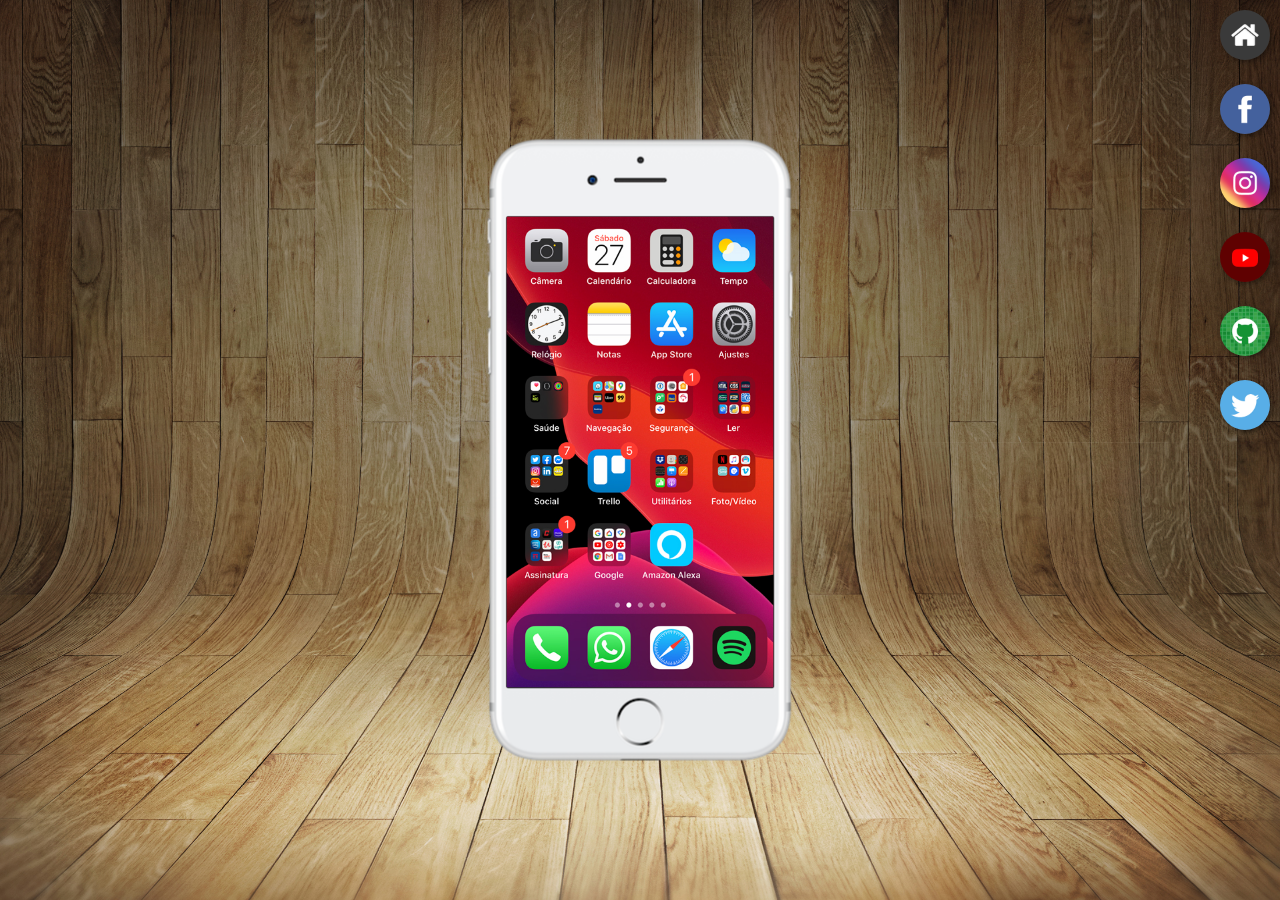
<file: index.html>
<!DOCTYPE html>
<html lang="pt-br">
<head>
    <meta charset="UTF-8">
    <meta name="viewport" content="width=device-width, initial-scale=1.0">
    <link rel="shortcut icon" href="favicon.ico" type="image/x-icon">
    <link rel="stylesheet" href="estilos/style.css">
    <title>Projeto Redes Sociais</title>
    
</head>
<body>
    <main>
        <section id="telefone">
            <iframe src="home.html" name="tela" id="tela" frameborder="0">
                Seu navegador não é compatível com isso!
            </iframe>
        </section>

        <section id="redes-sociais">
            <a href="home.html" target="tela"><img src="imagens/logo-home.jpg" alt="Home"></a><br> 
            <a href="facebook.html" target="tela"><img src="imagens/logo-facebook.jpg" alt="Facebook"></a><br> 
            <a href="instagram.html" target="tela"><img src="imagens/logo-instagram.jpg" alt="Instagram"></a><br> 
            <a href="youtube.html" target="tela"><img src="imagens/logo-youtube.jpg" alt="Youtube"></a><br> 
            <a href="github.html" target="tela"><img src="imagens/logo-github.jpg" alt="Github"></a><br> 
            <a href="twitter.html" target="tela"><img src="imagens/logo-twitter.jpg" alt="Twitter"></a>

        </section>
    </main>

</body>
</html>
</file>
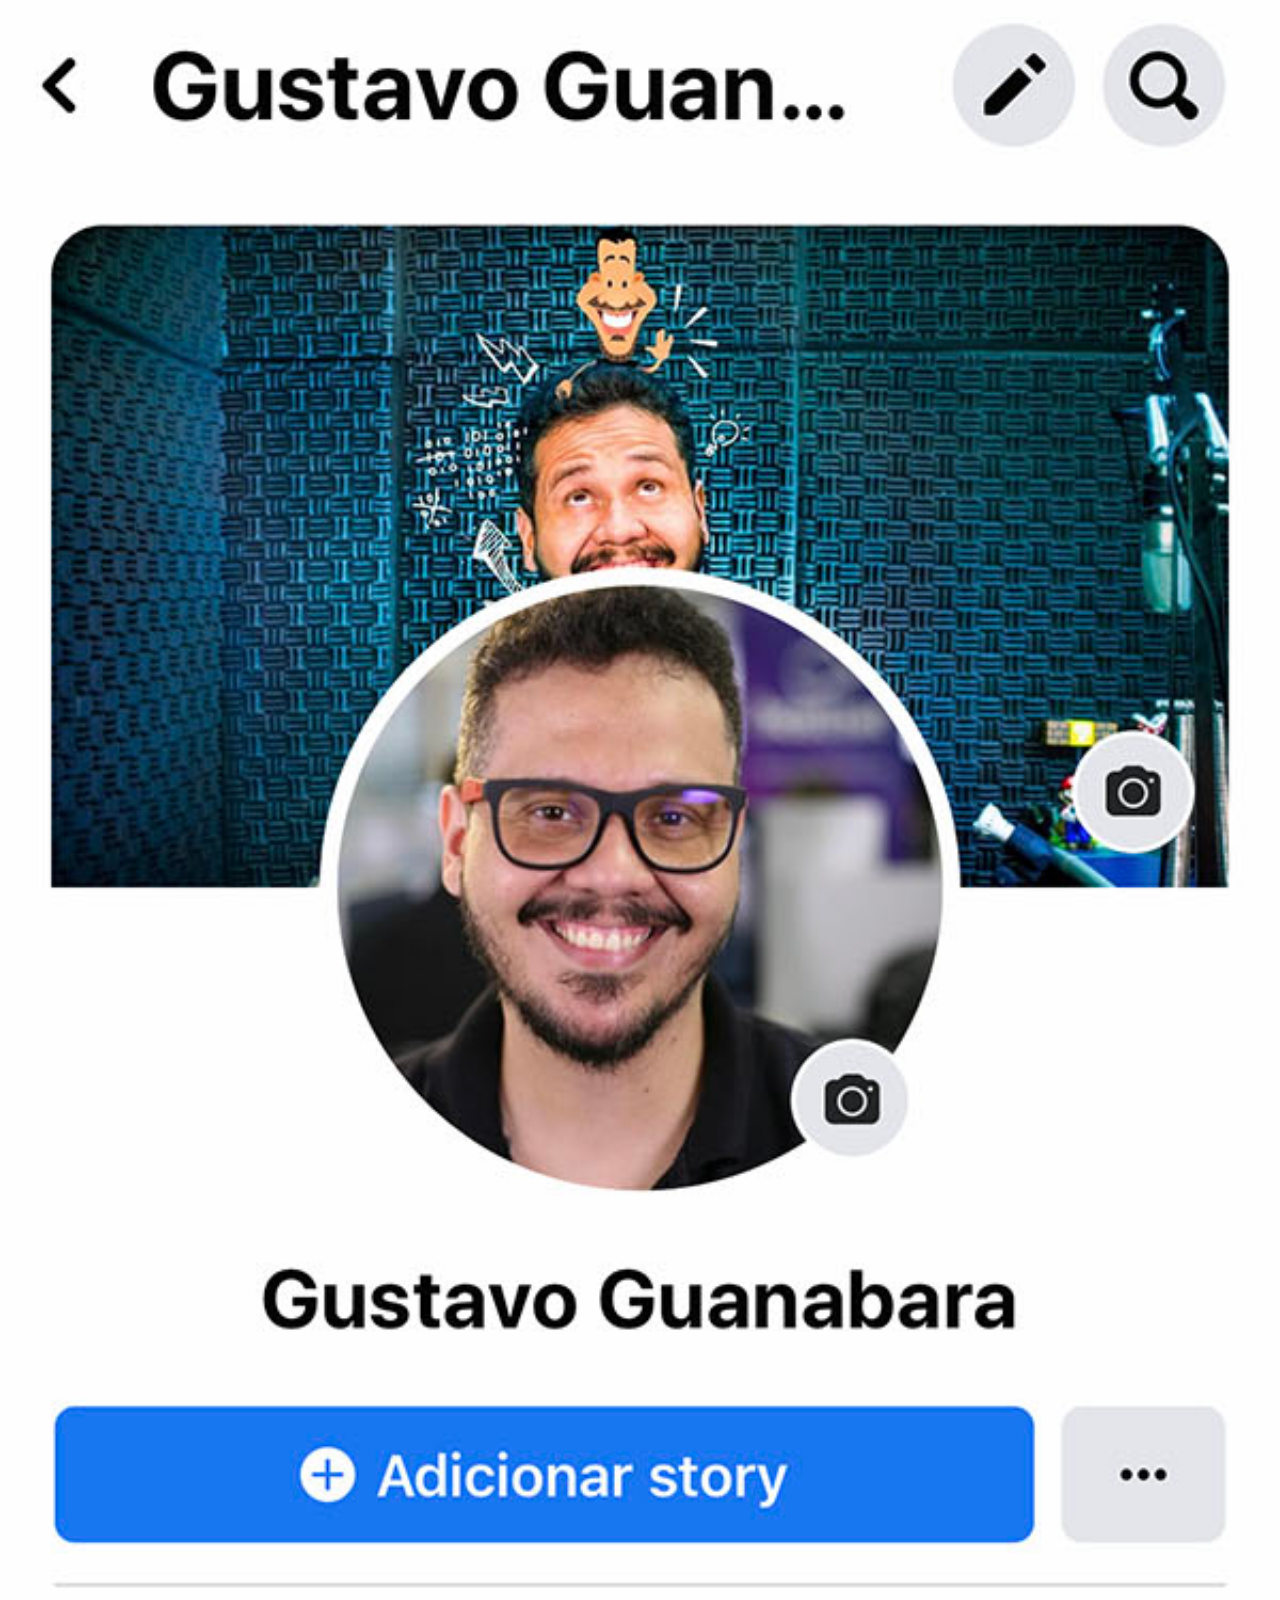
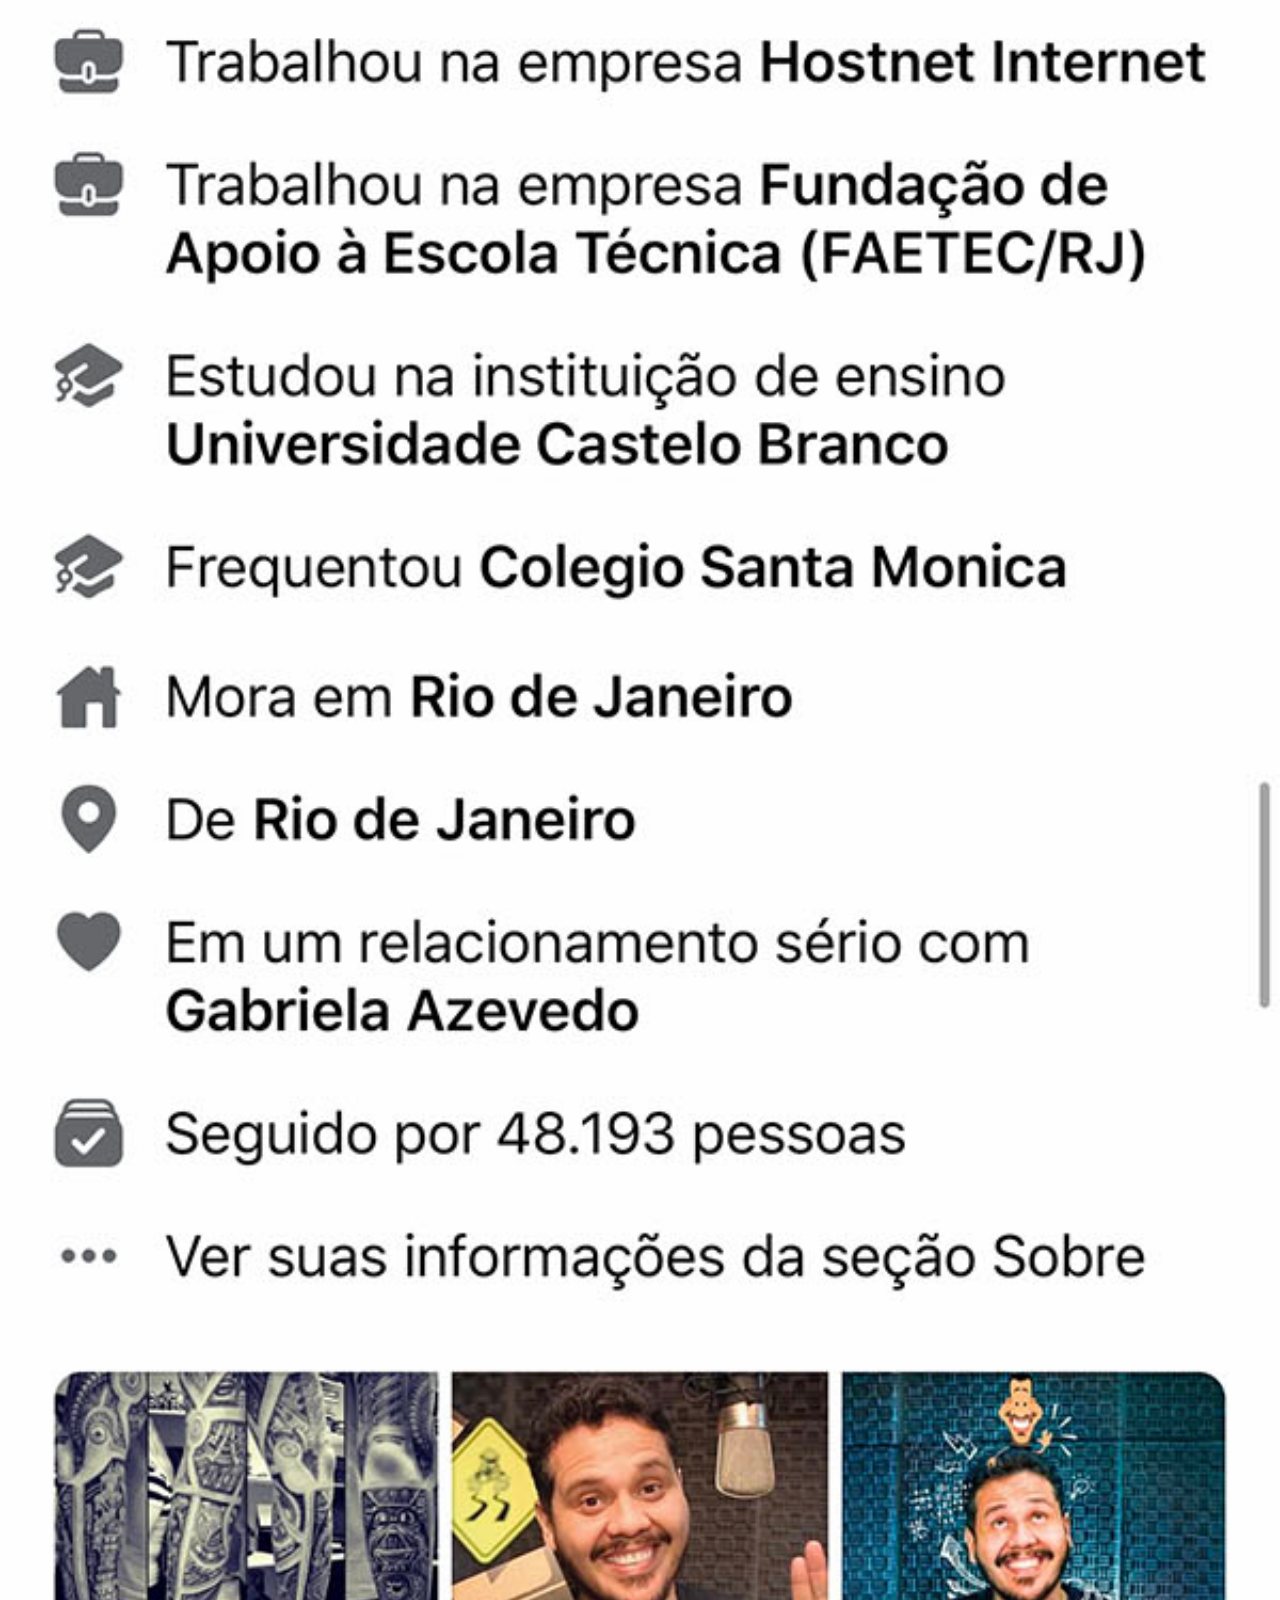
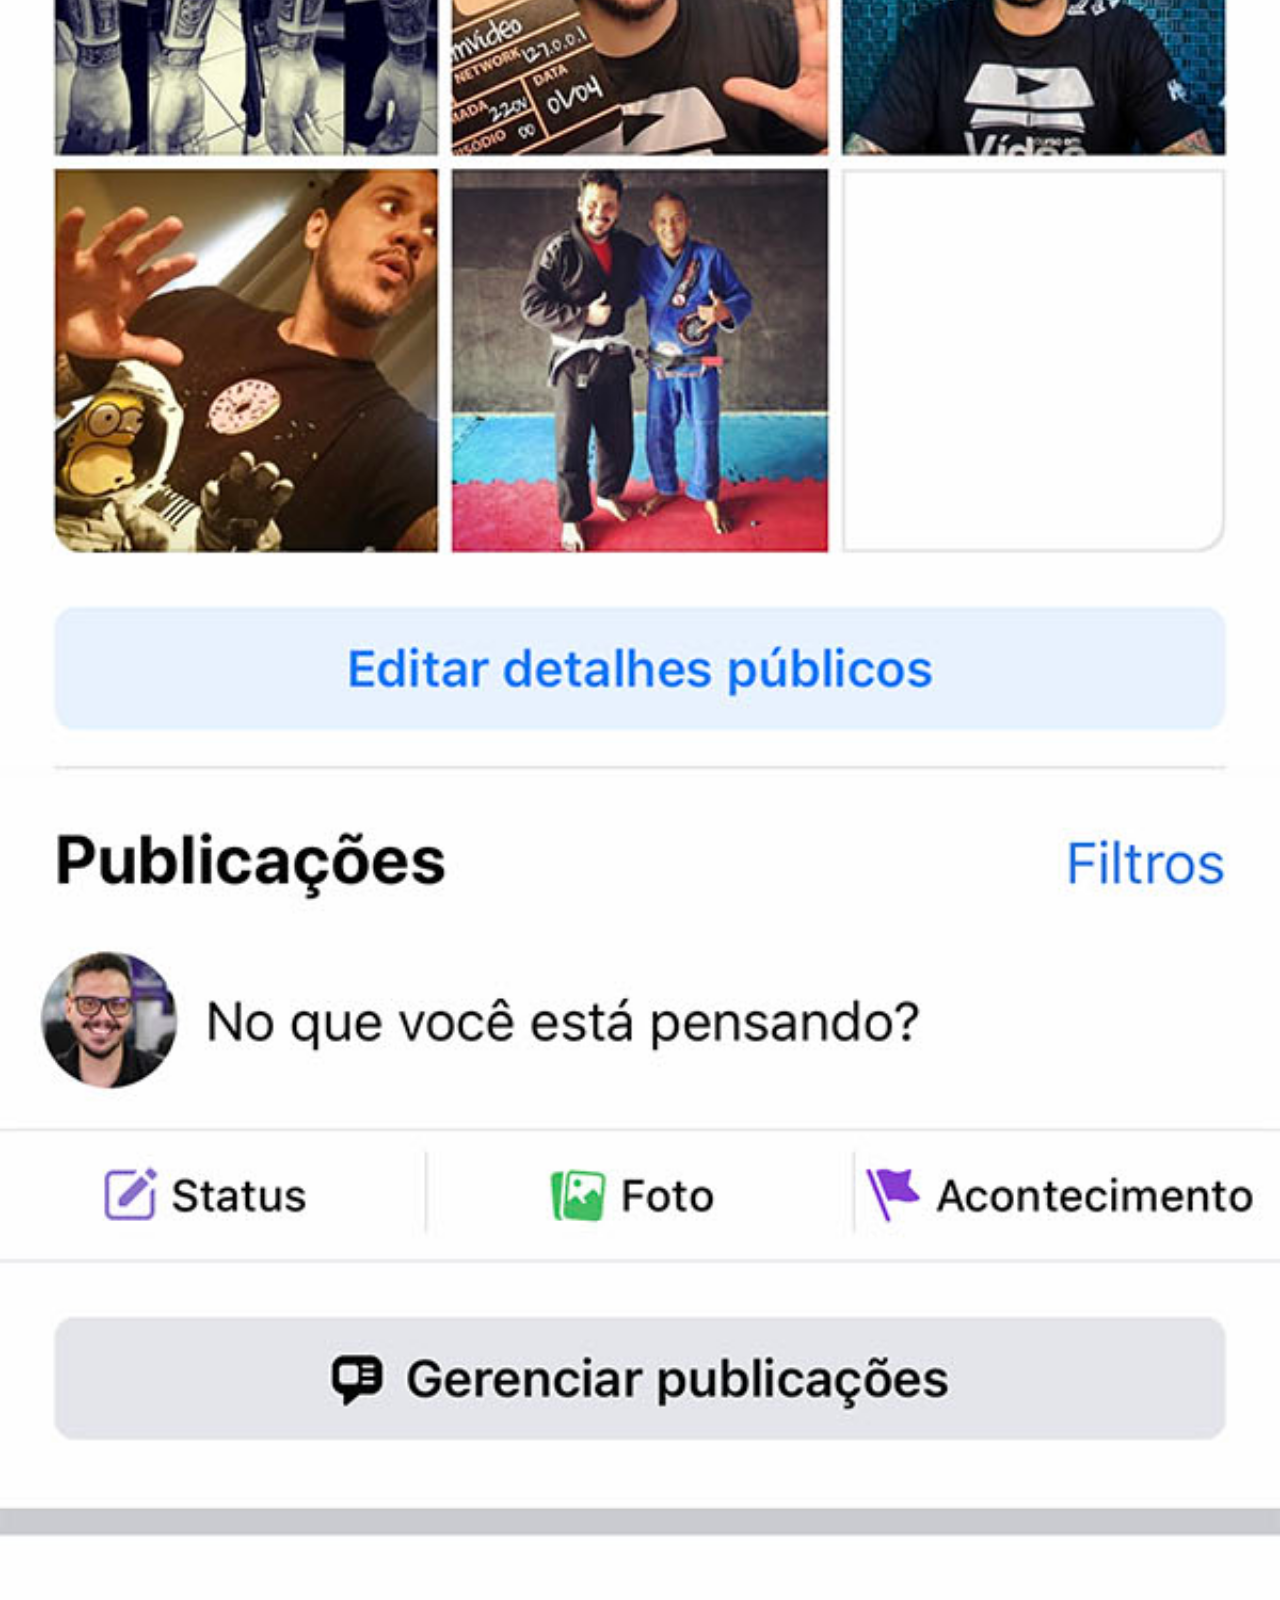
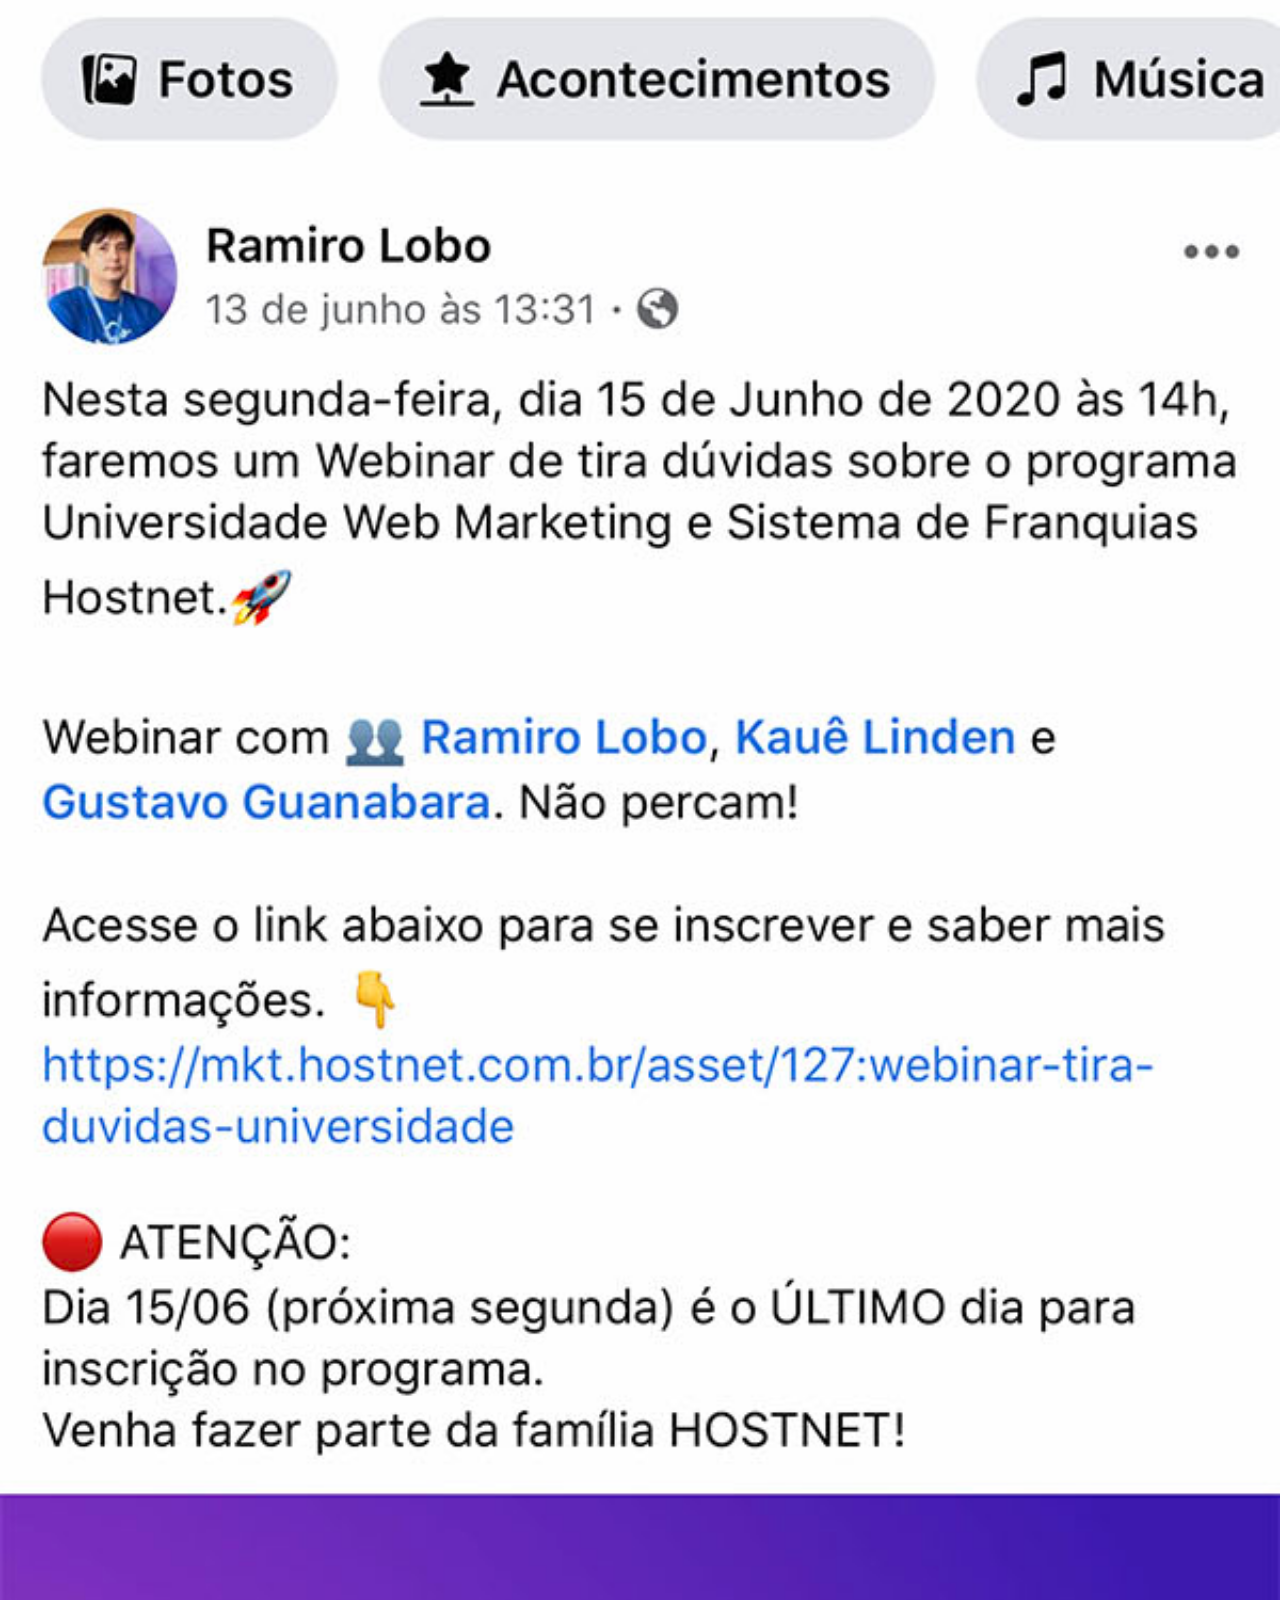
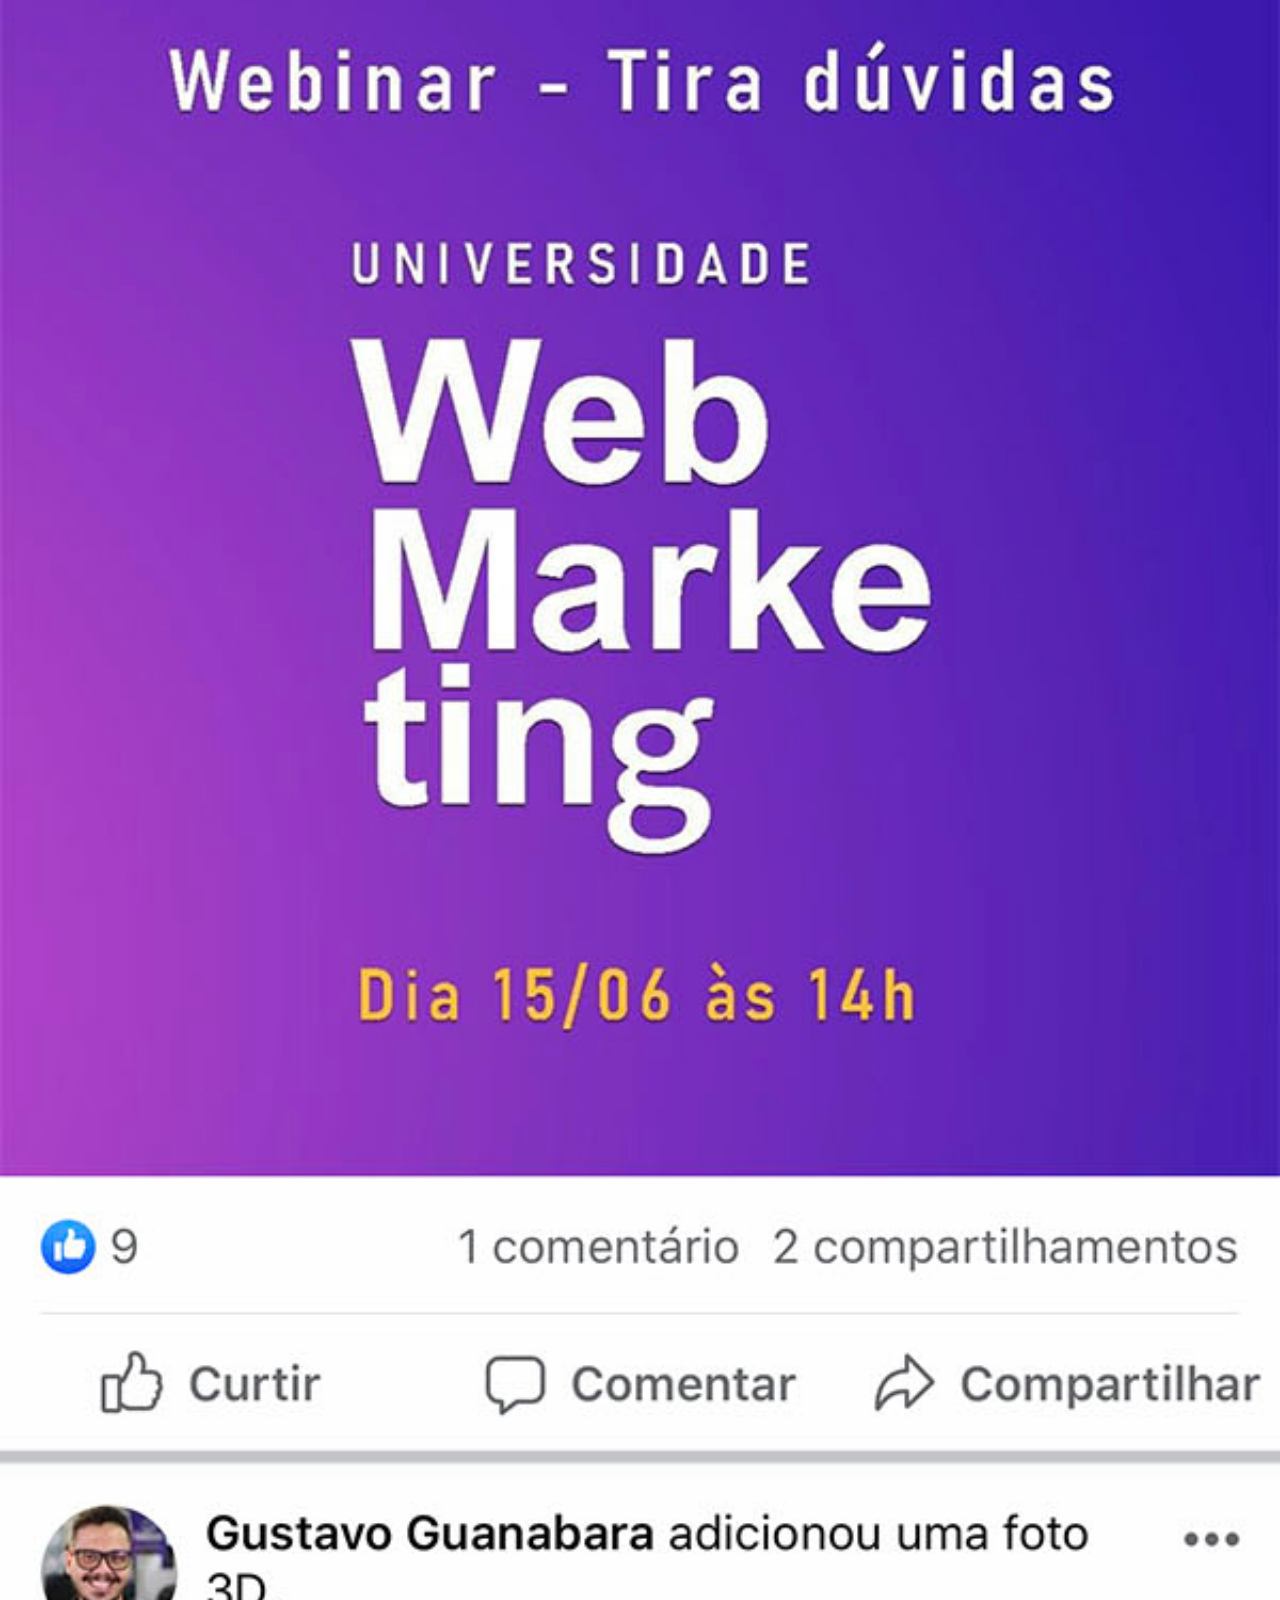
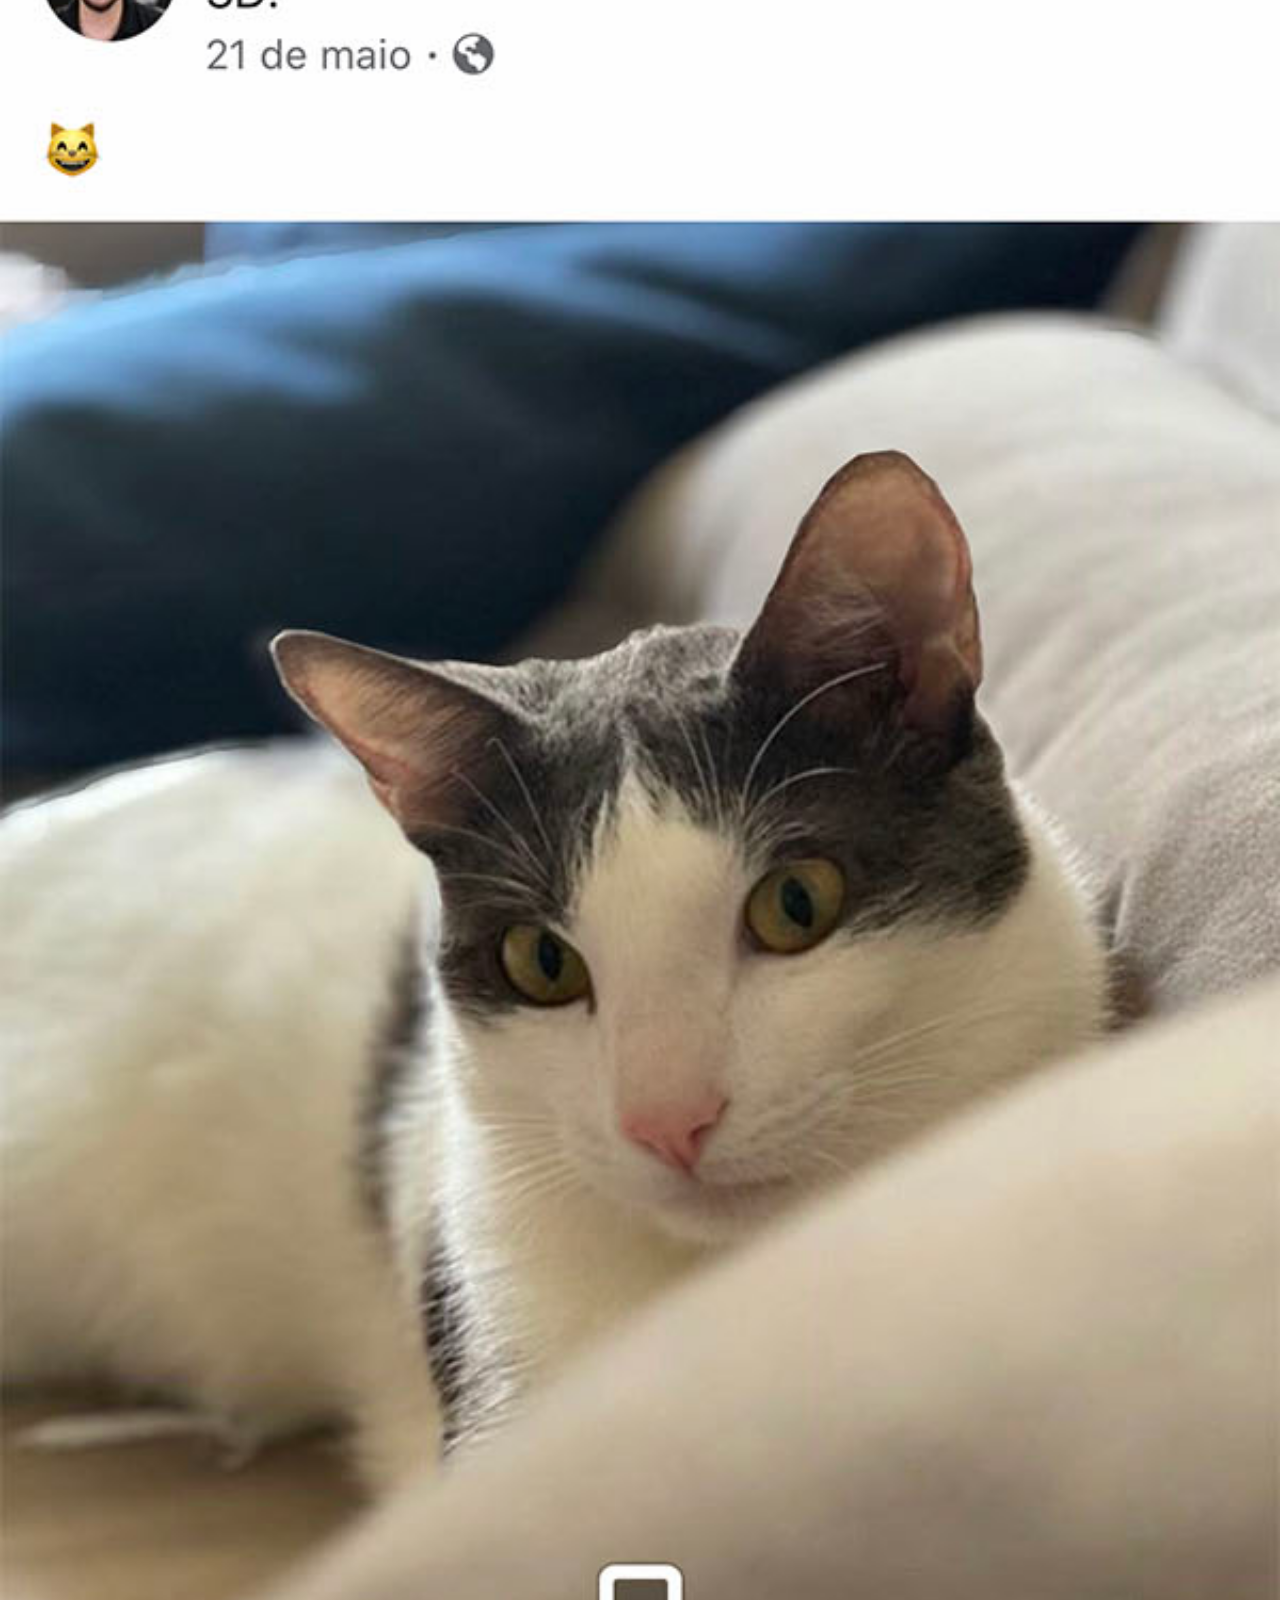
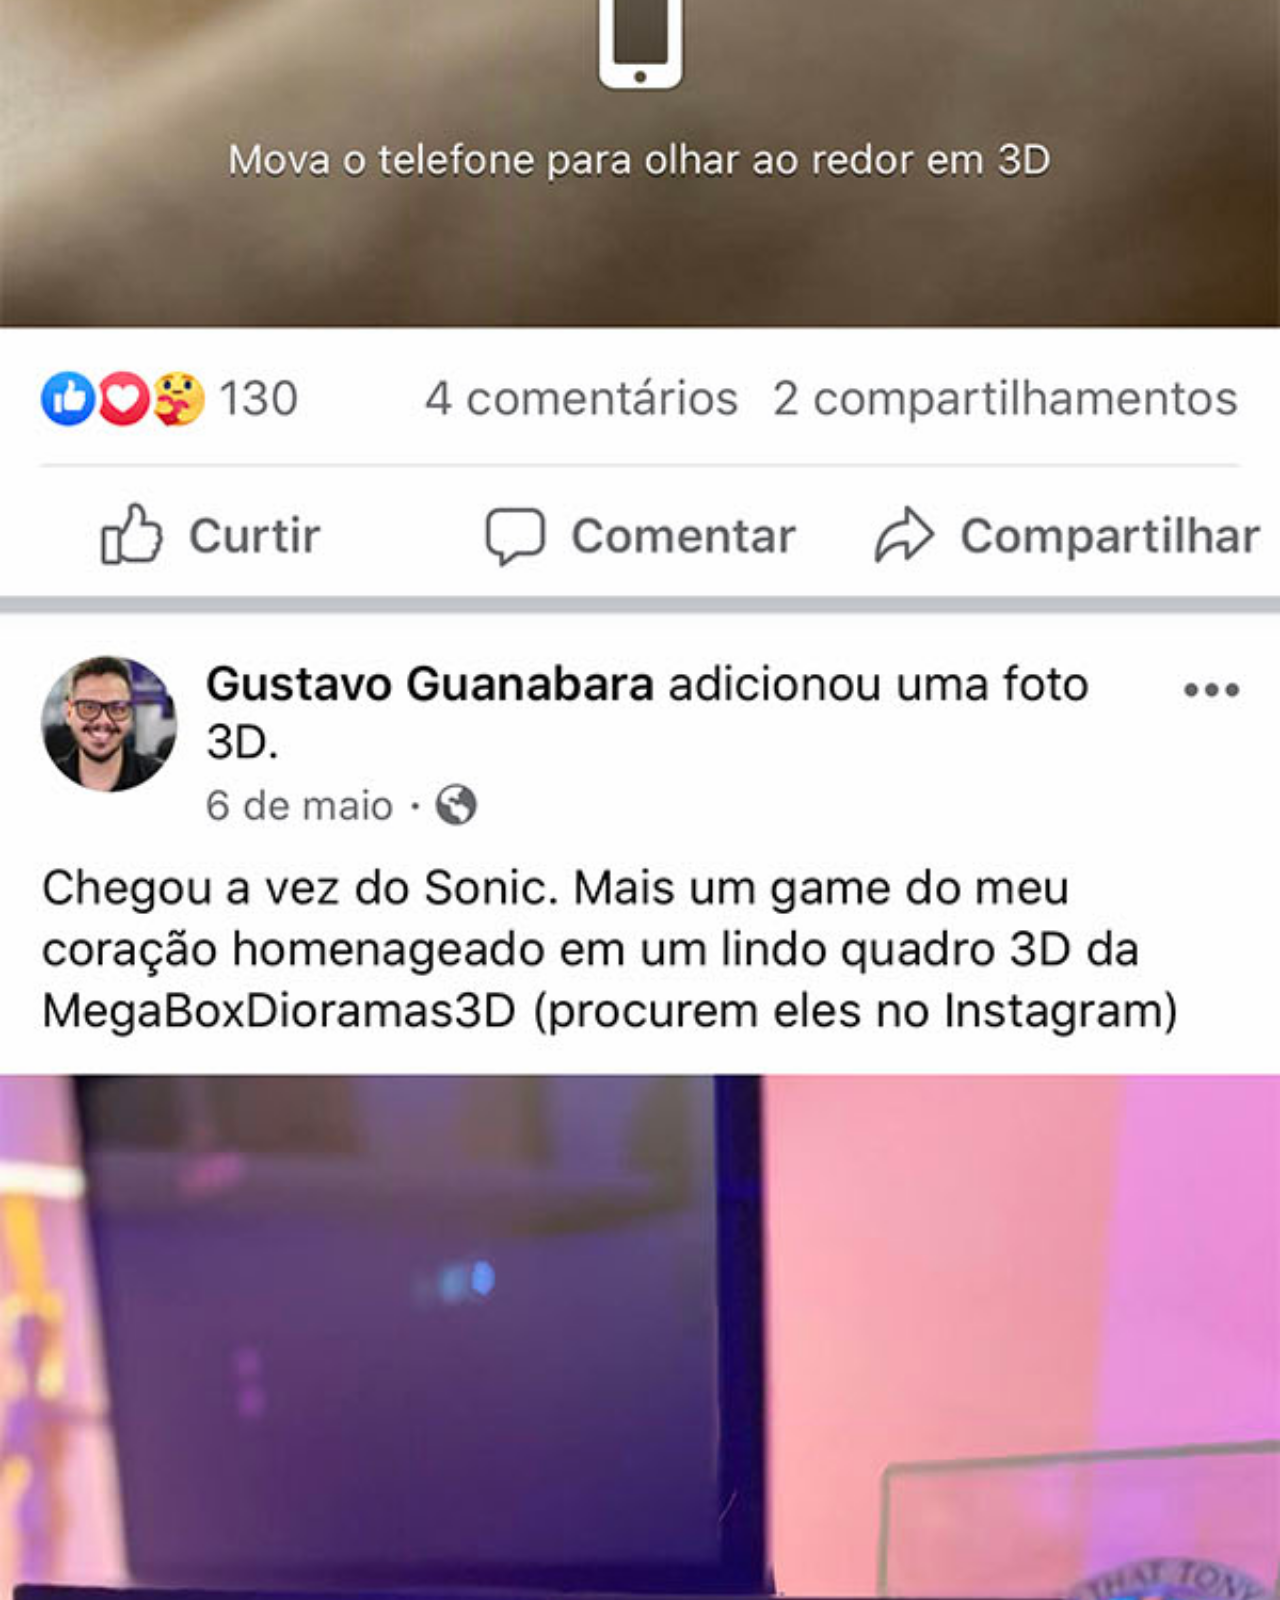
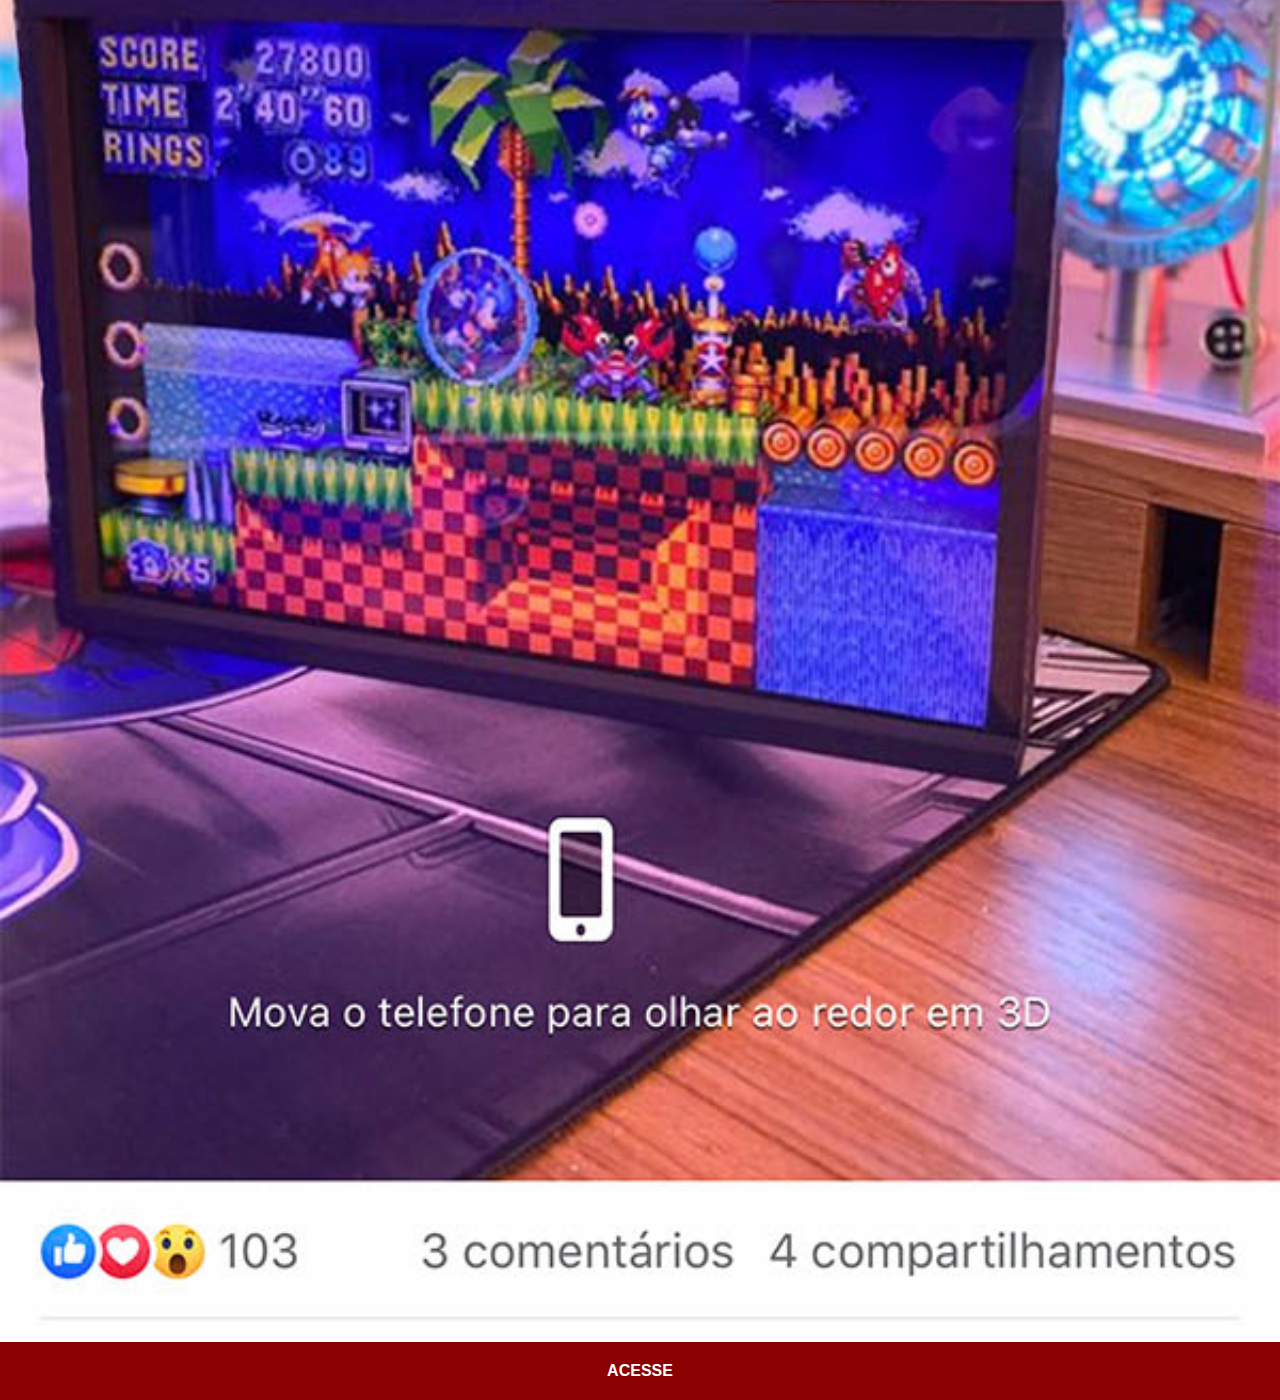
<file: facebook.html>
<!DOCTYPE html>
<html lang="pt-br">
<head>
    <meta charset="UTF-8">
    <meta name="viewport" content="width=device-width, initial-scale=1.0">
    <title>Facebook</title>
    <link rel="stylesheet" href="estilos/social.css">
</head>
<body>
    <img src="imagens/tela-facebook.jpg" alt="Facebook">
    <a href="https://www.facebook.com/MayreVane" target="_blank">ACESSE</a>
</body>
</html>
</file>
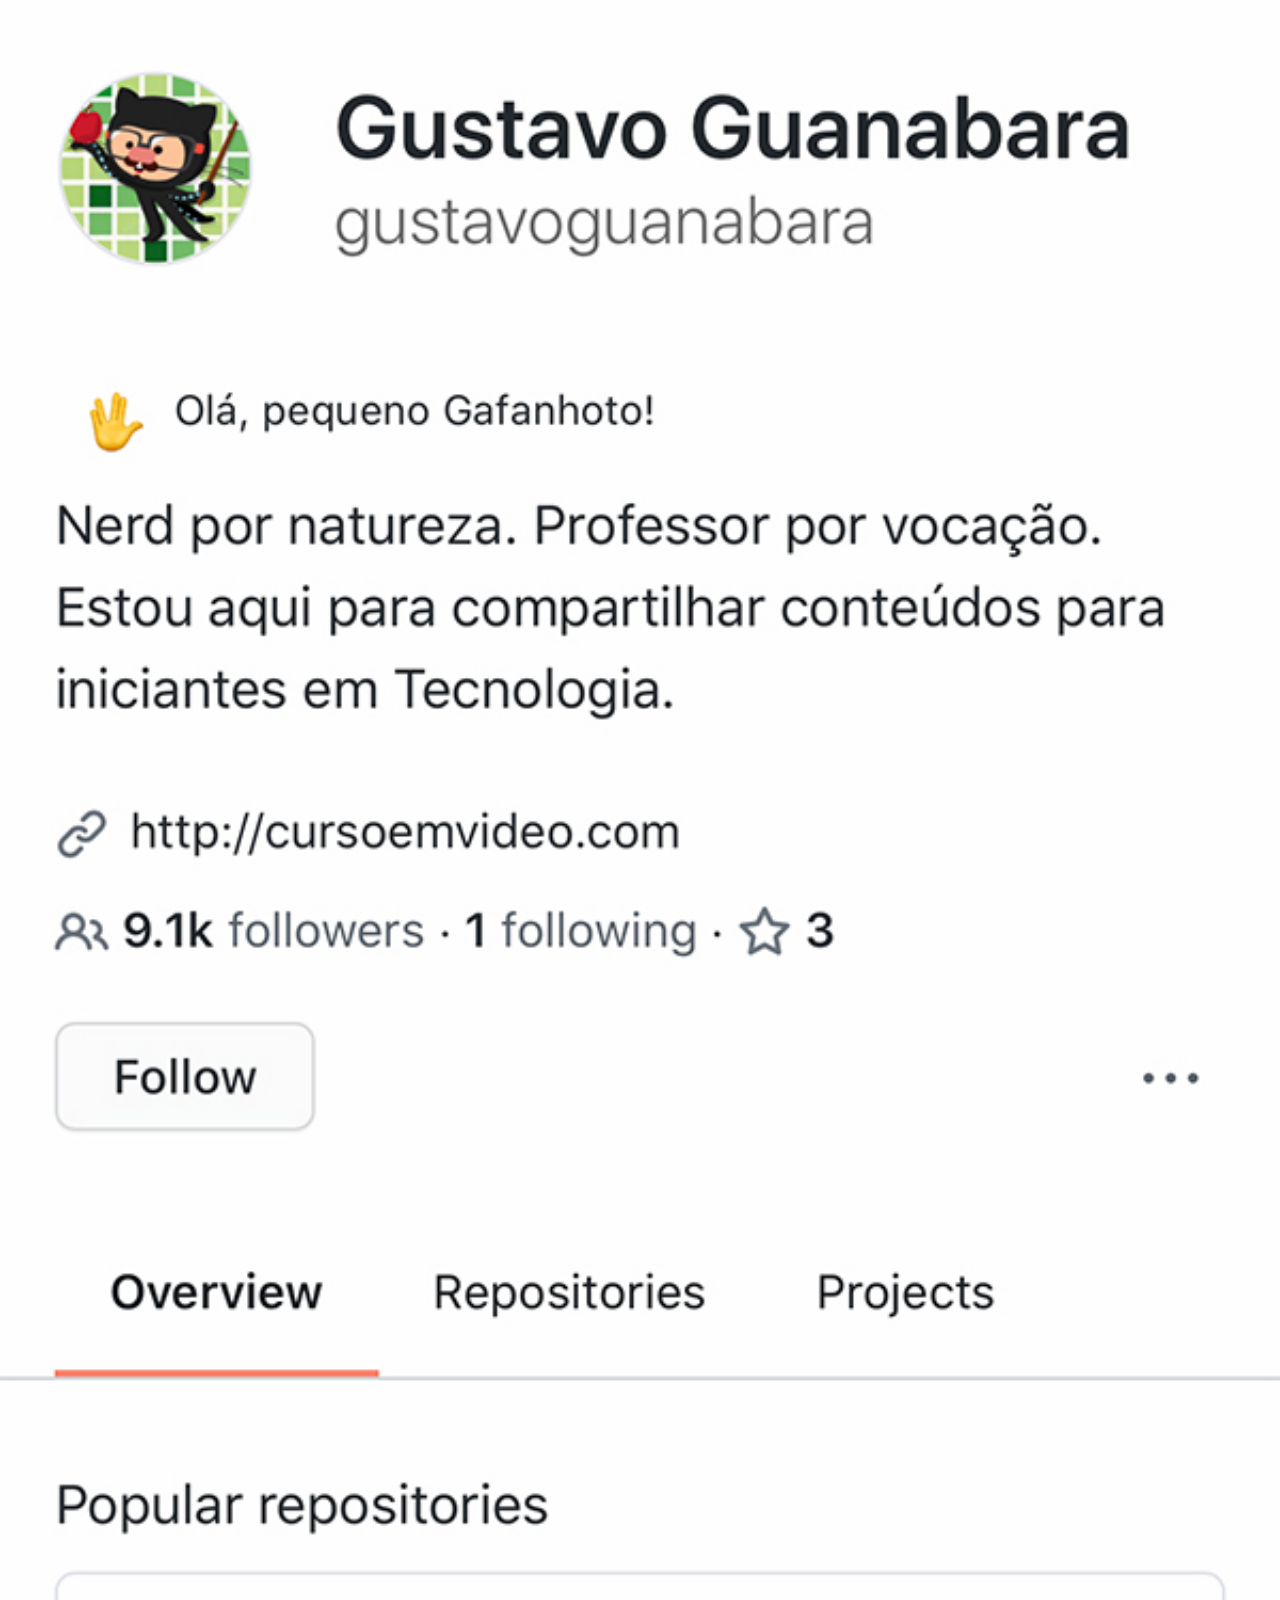
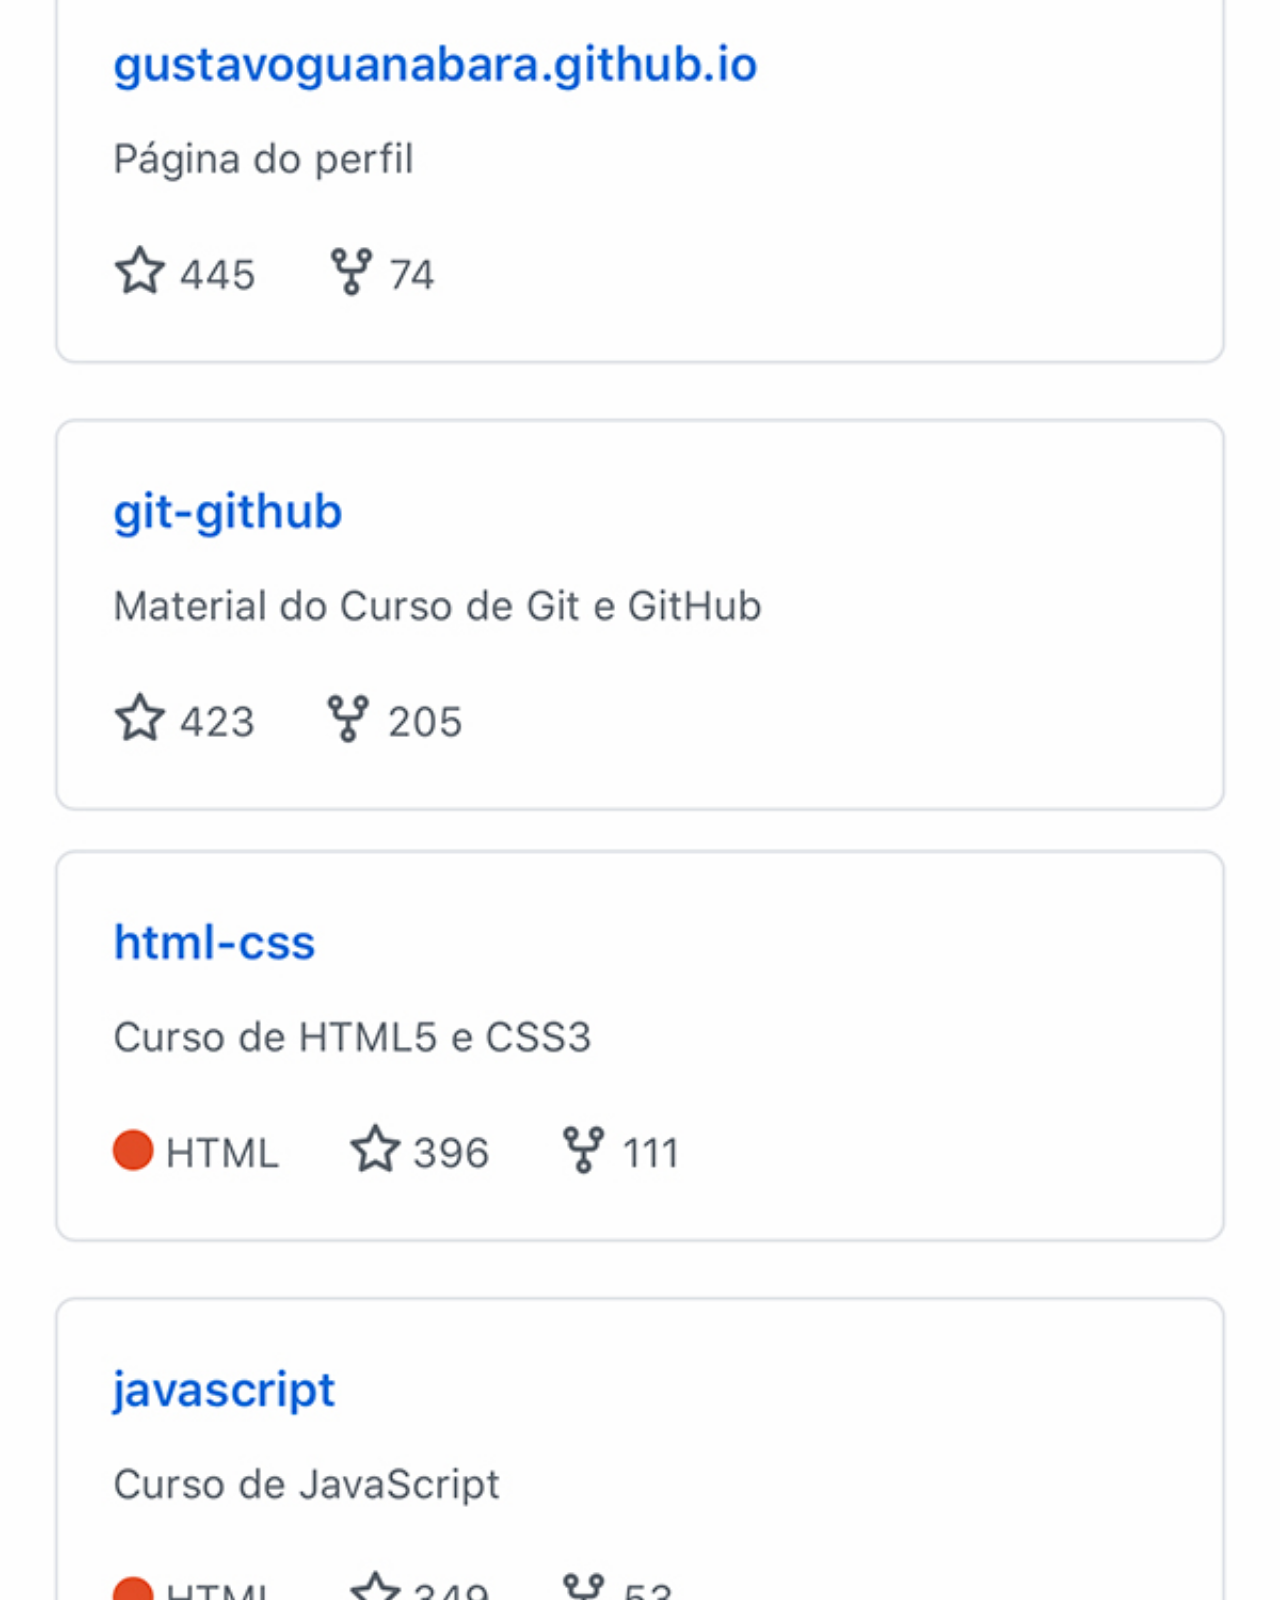
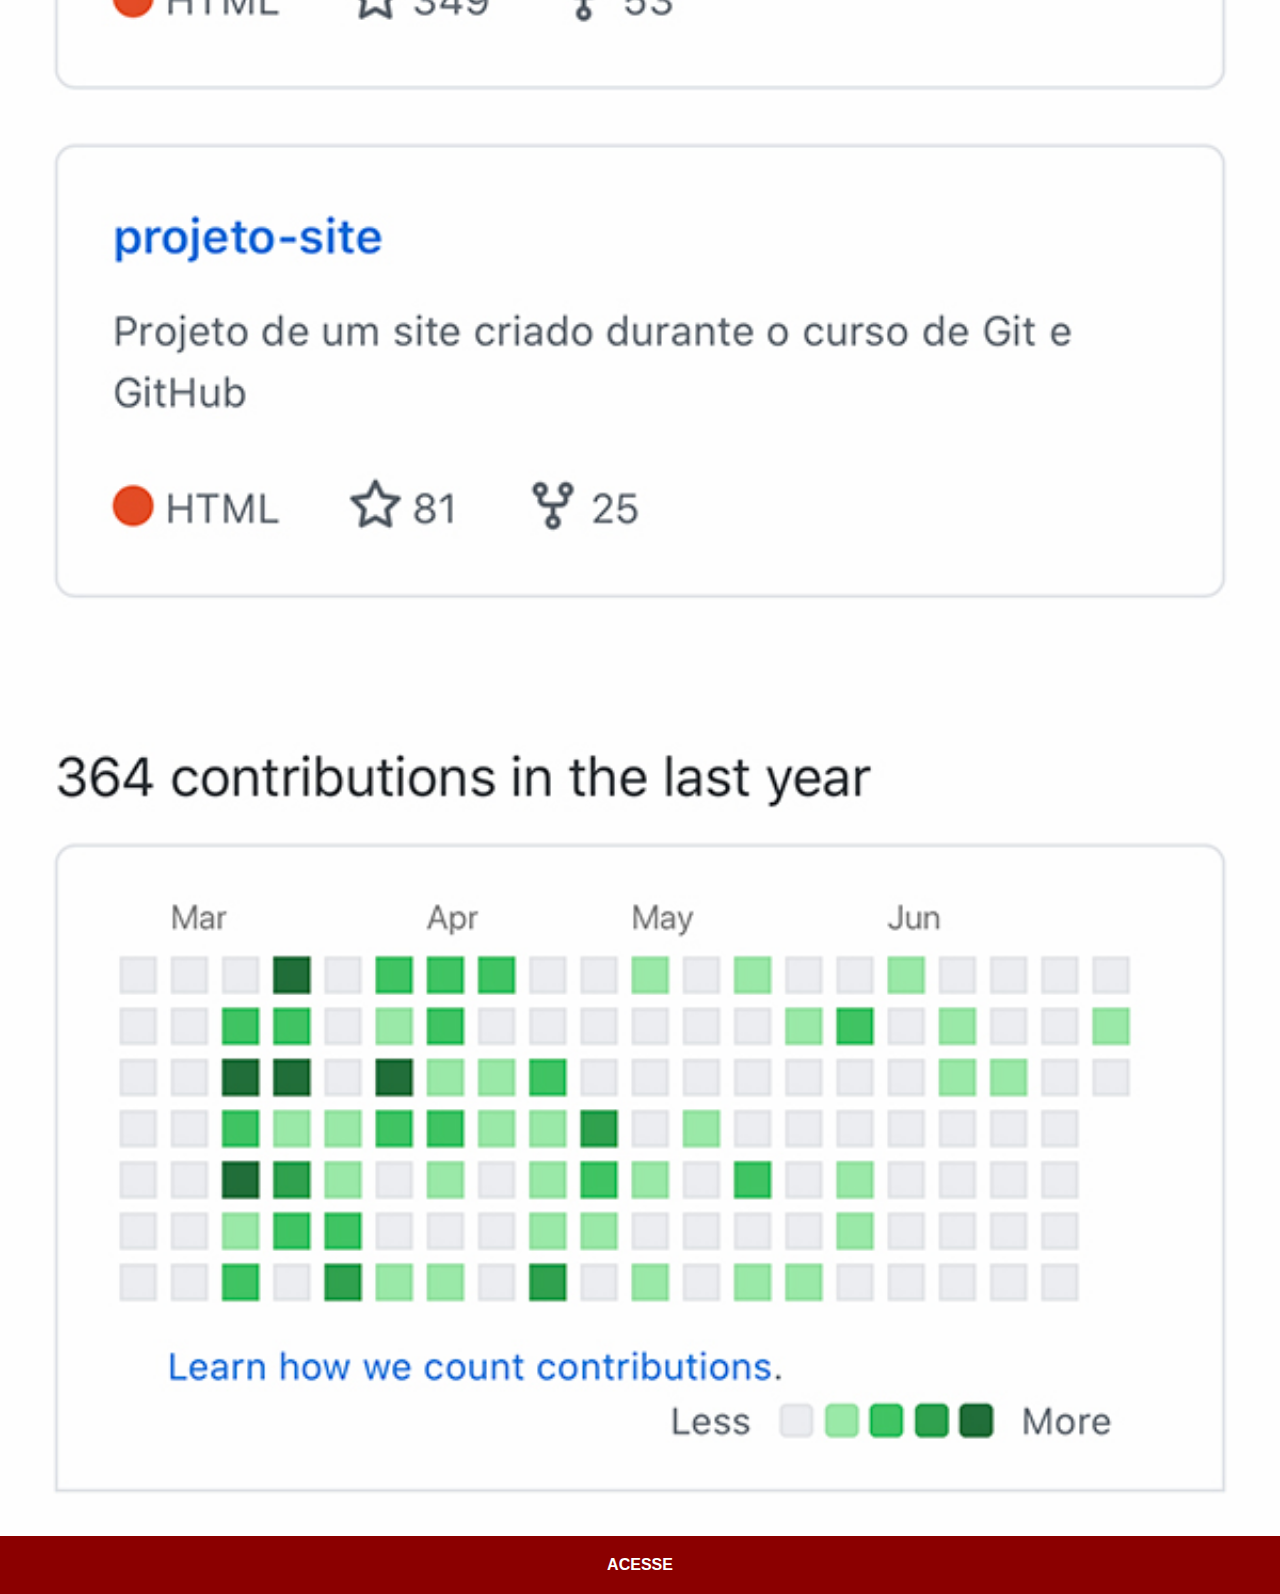
<file: github.html>
<!DOCTYPE html>
<html lang="pt-br">
<head>
    <meta charset="UTF-8">
    <meta name="viewport" content="width=device-width, initial-scale=1.0">
    <title>Github</title>
    <link rel="stylesheet" href="estilos/social.css">
</head>
<body>
    <img src="imagens/tela-github.jpg" alt="Github">
    <a href="https://github.com/MayreVane/" target="_blank">ACESSE</a>
    
</body>
</html>
</file>
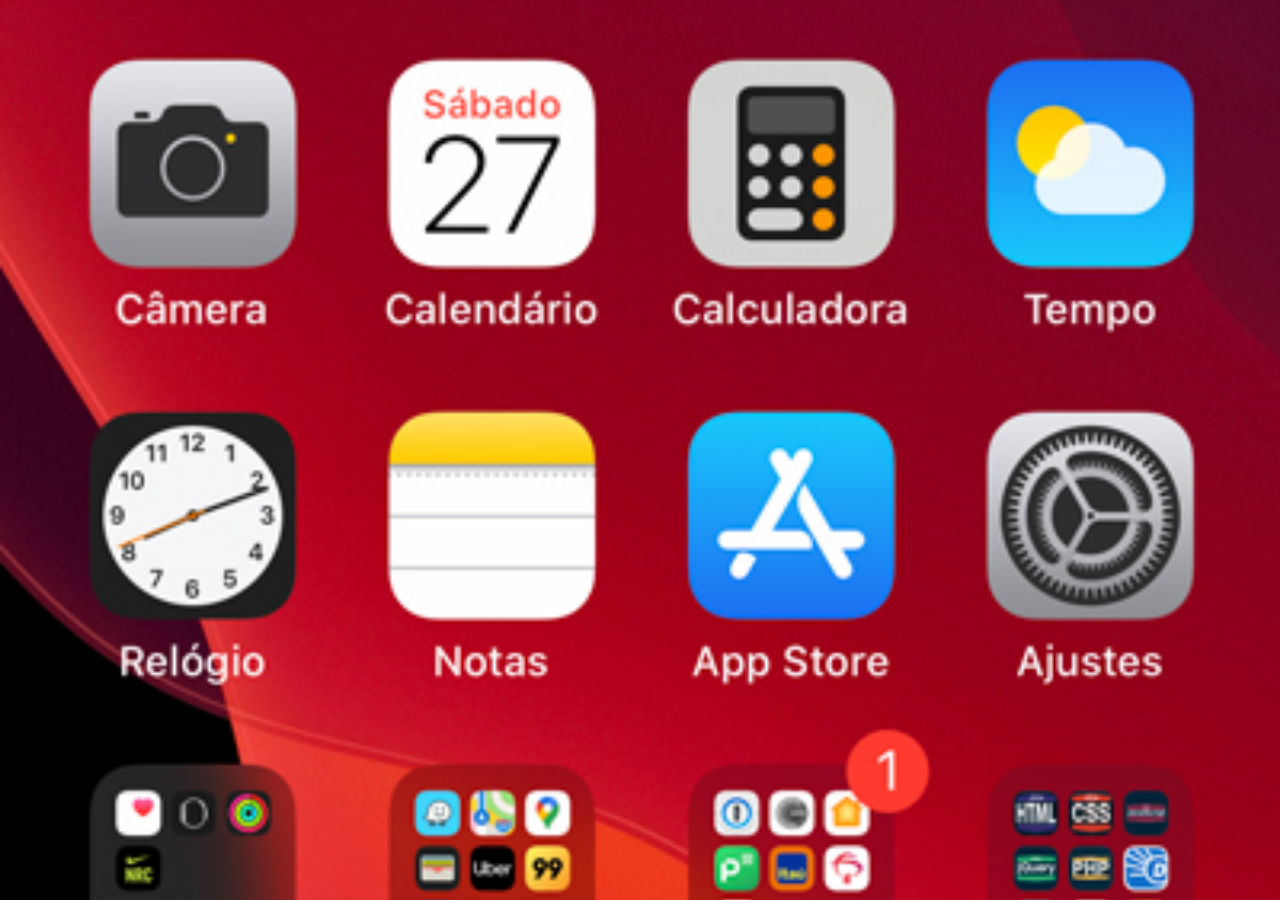
<file: home.html>
<!DOCTYPE html>
<html lang="pt-br">
<head>
    <meta charset="UTF-8">
    <meta name="viewport" content="width=device-width, initial-scale=1.0">
    <title>Home</title>
</head>
<style>
    * {
        margin: 0px;
        padding: 0px;
    }

    body {
        width: 100vw;
        height: 100vh;
        background: black url('imagens/tela-home.jpg') no-repeat top center;
        background-size: cover;
    }
</style>
<body>
    
</body>
</html>
</file>
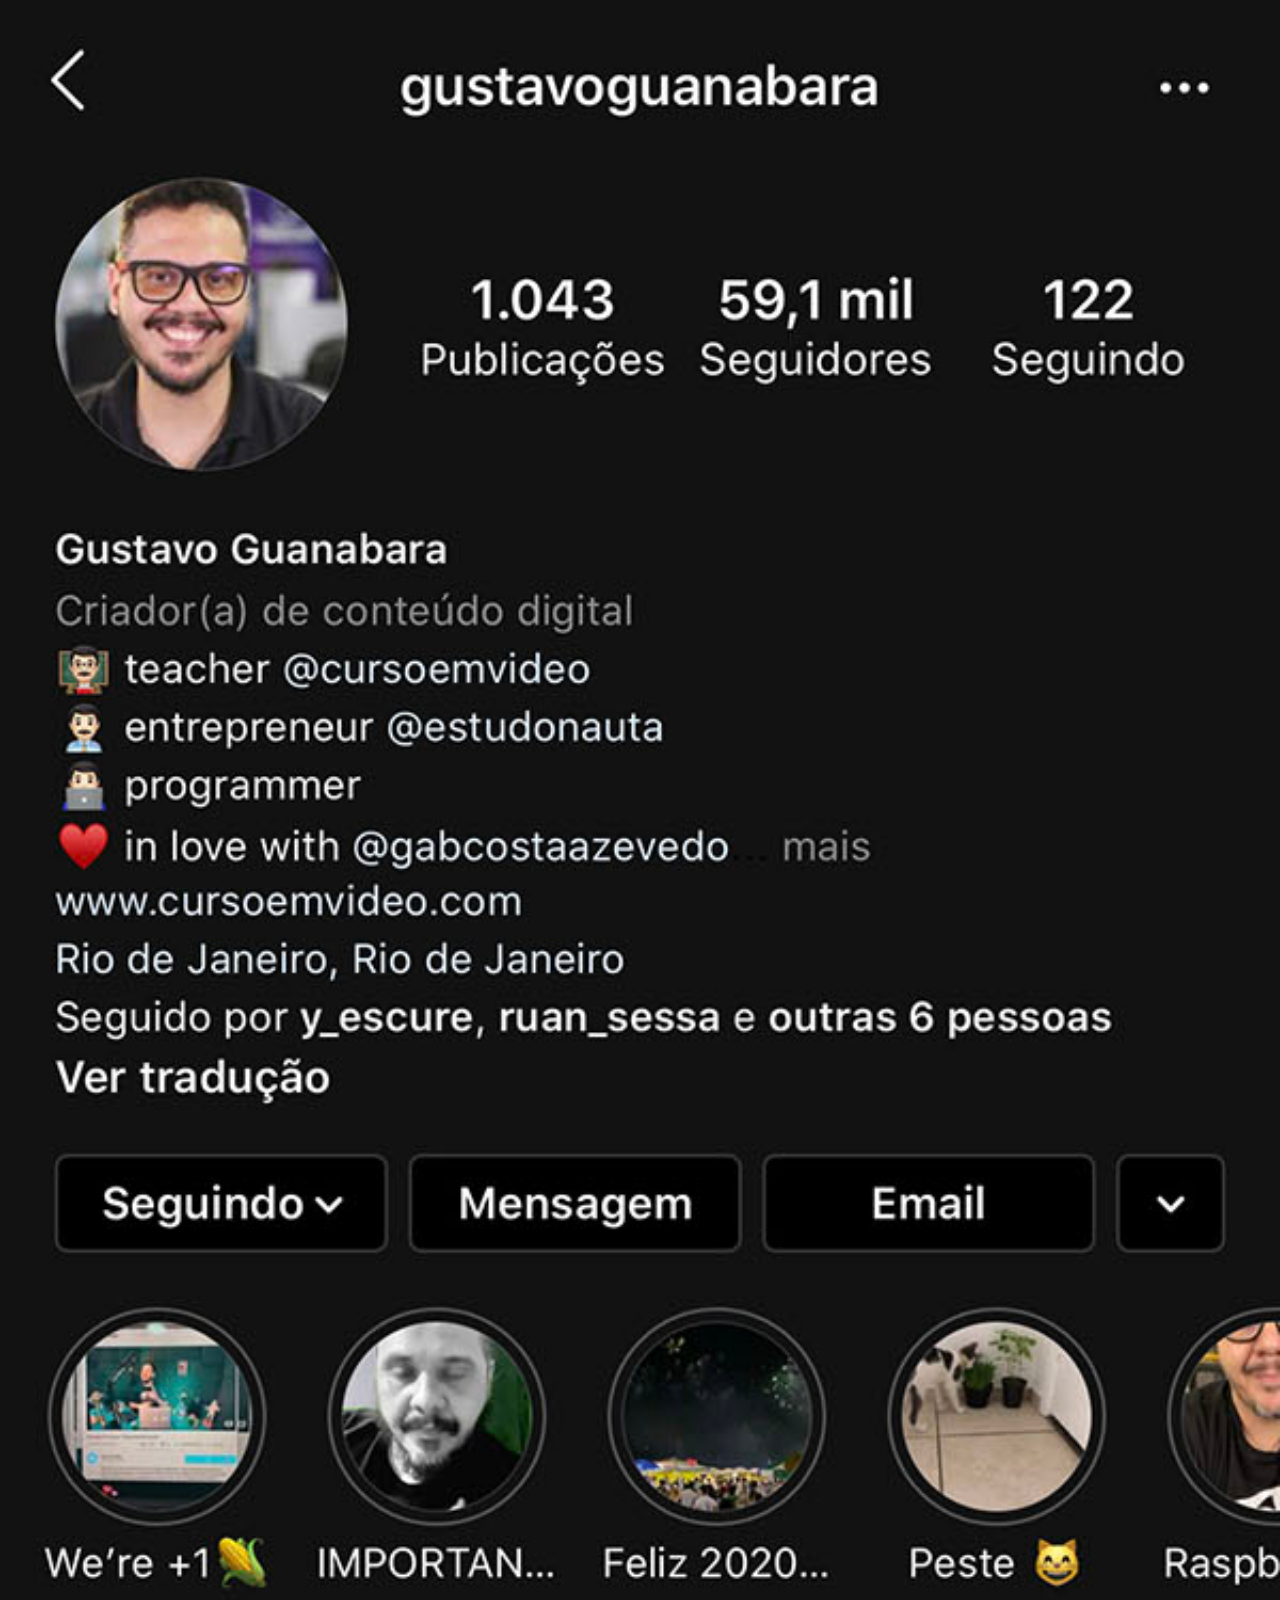
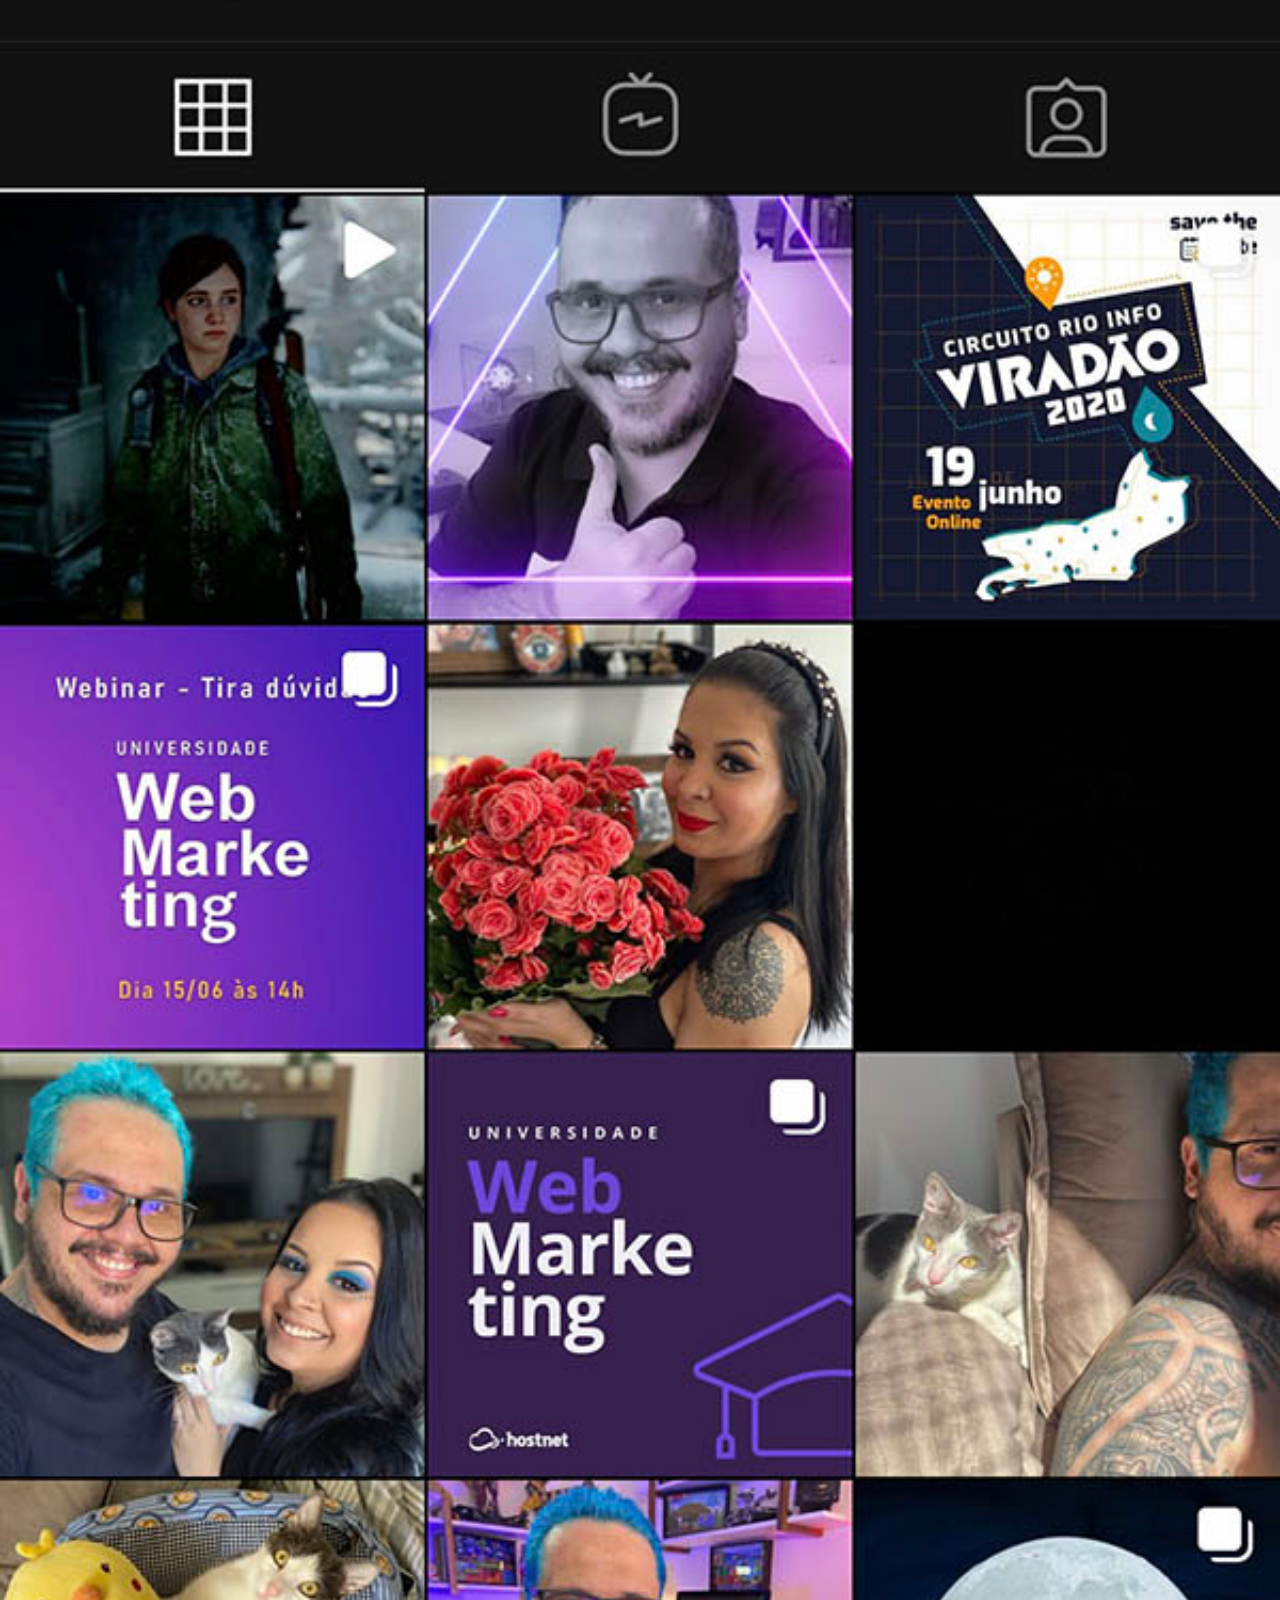
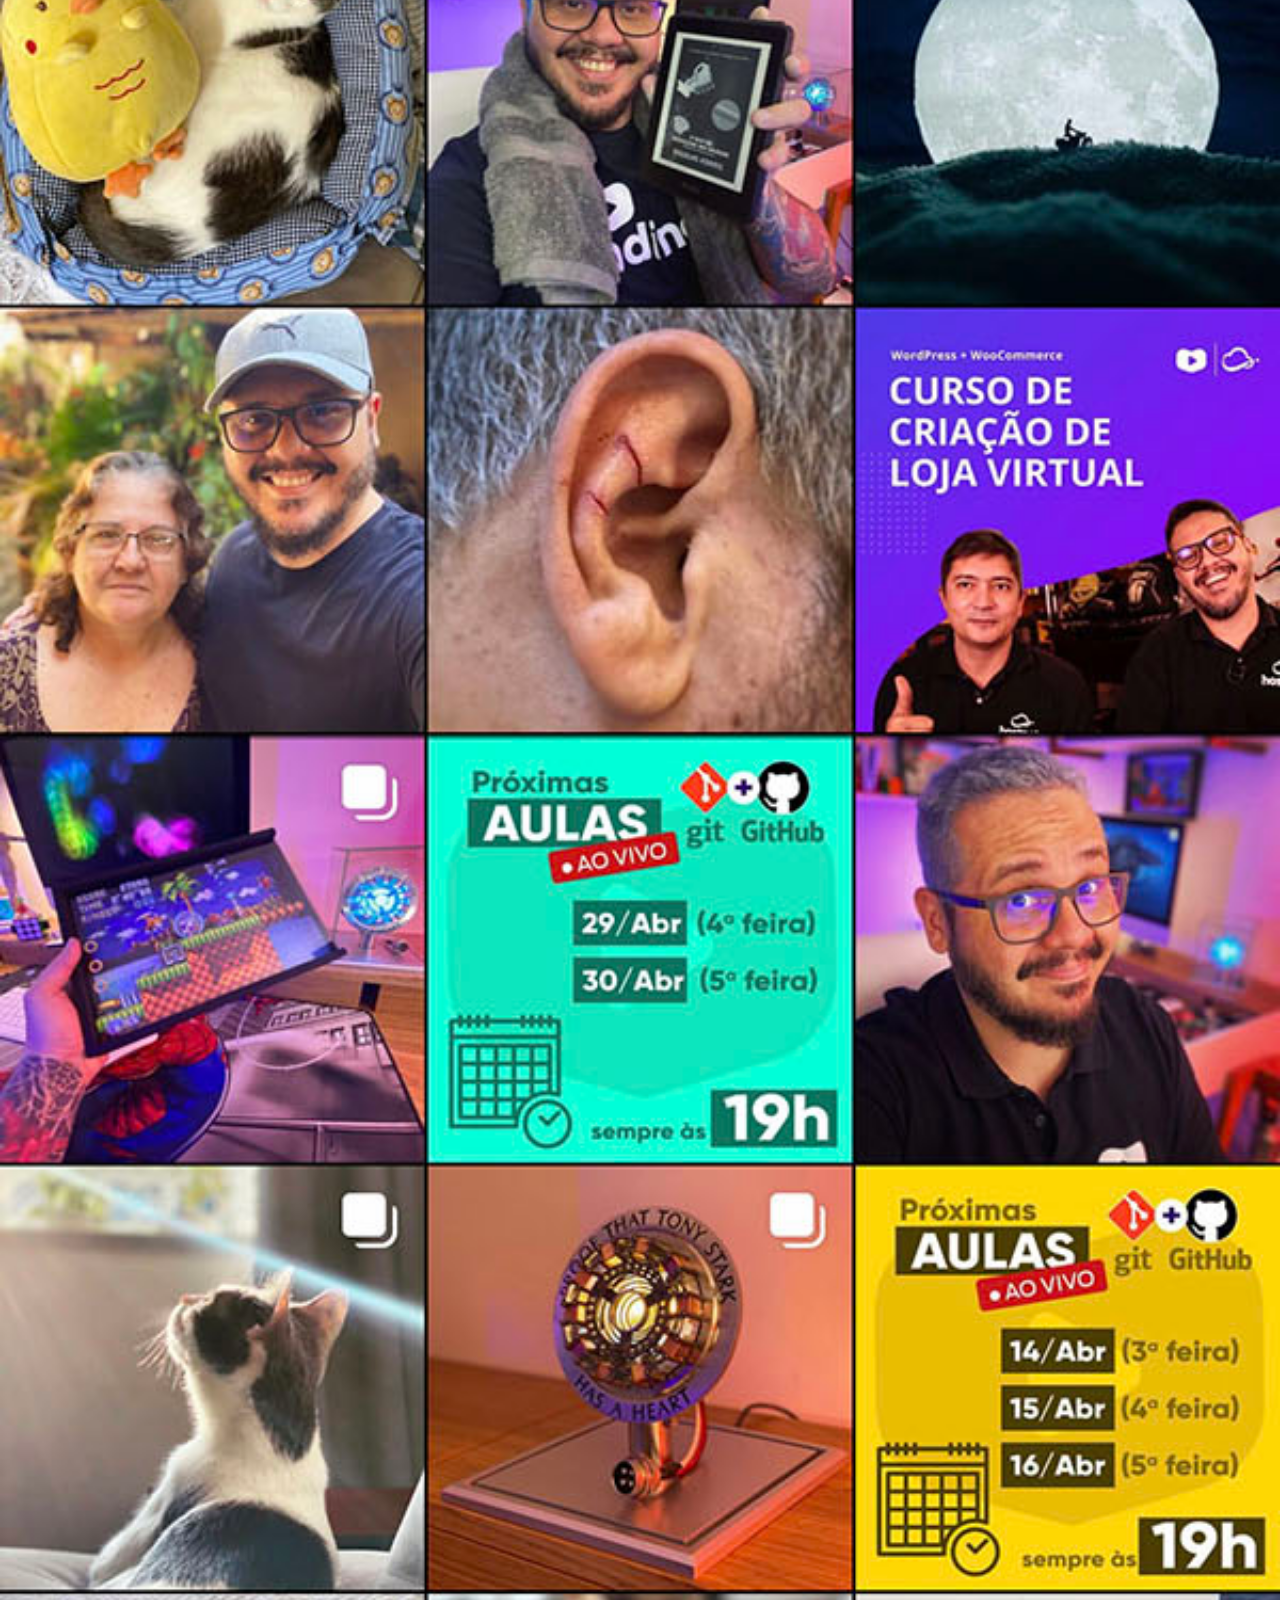
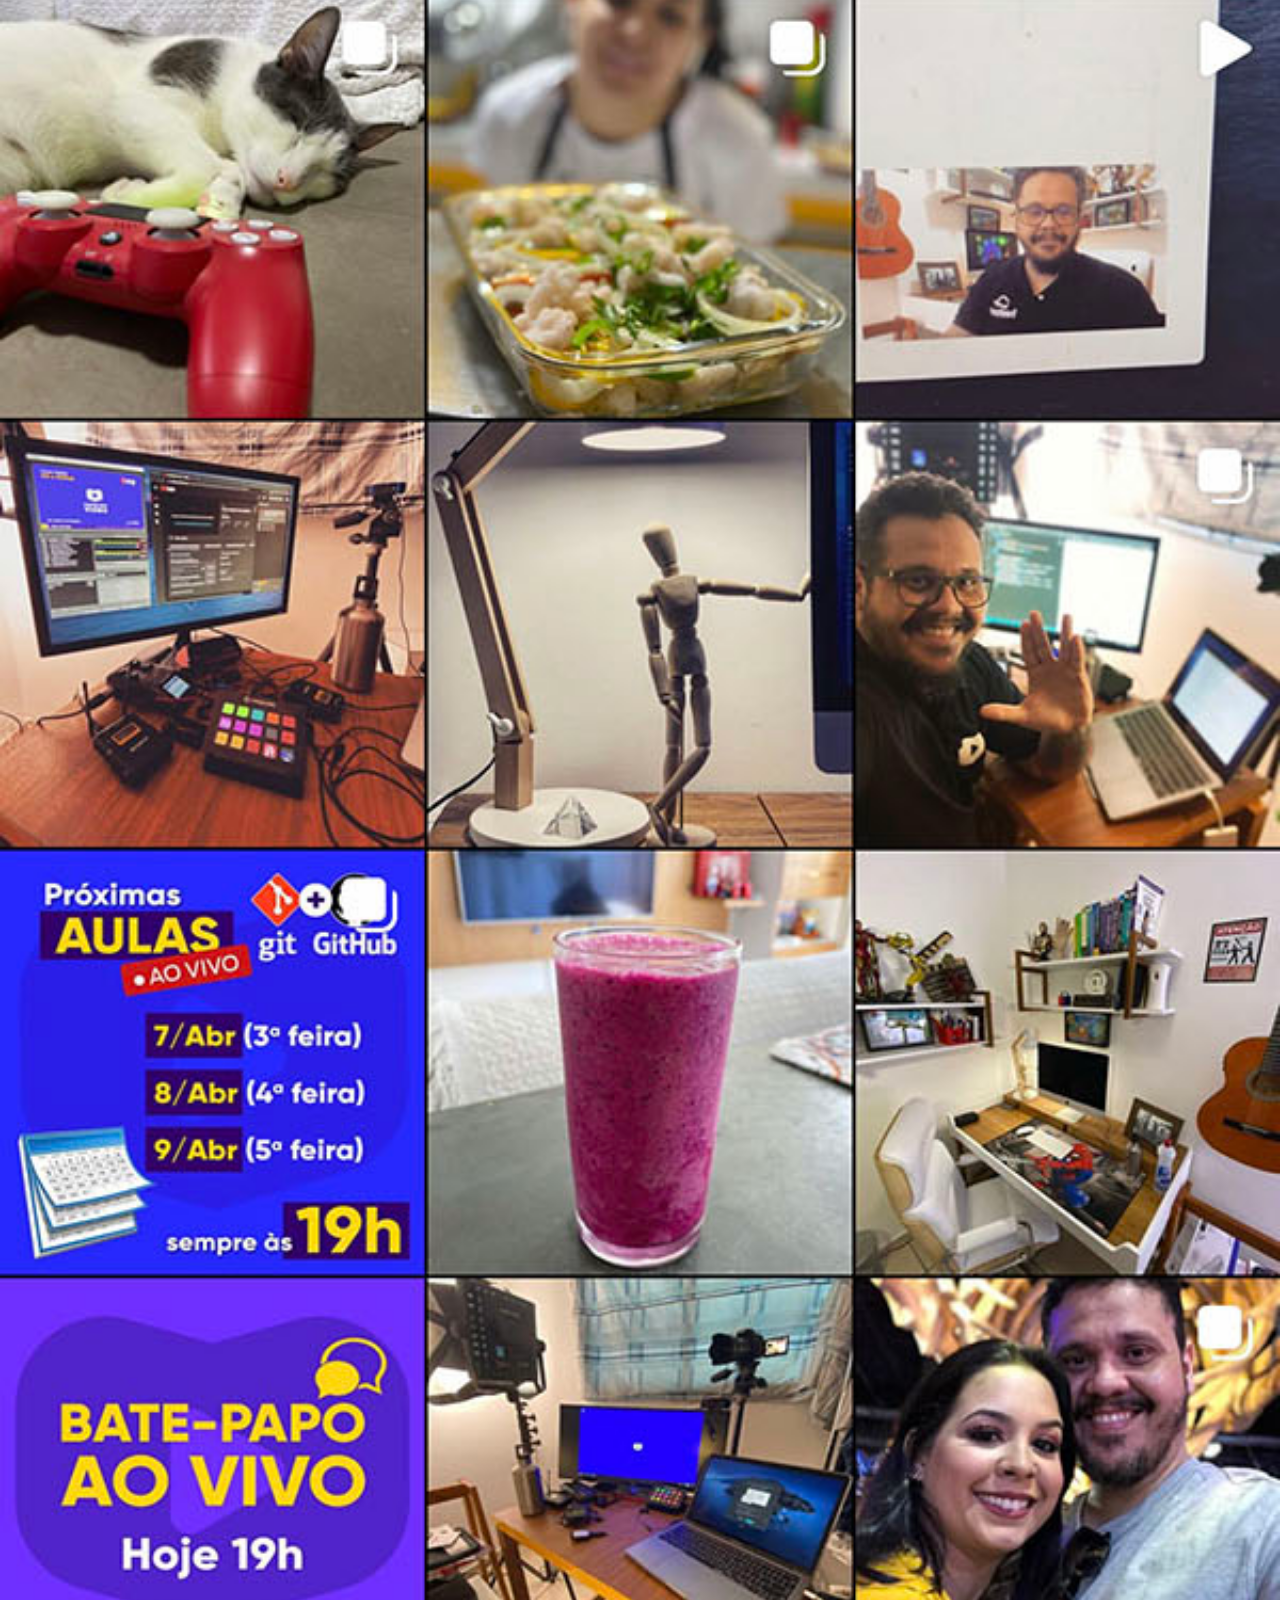
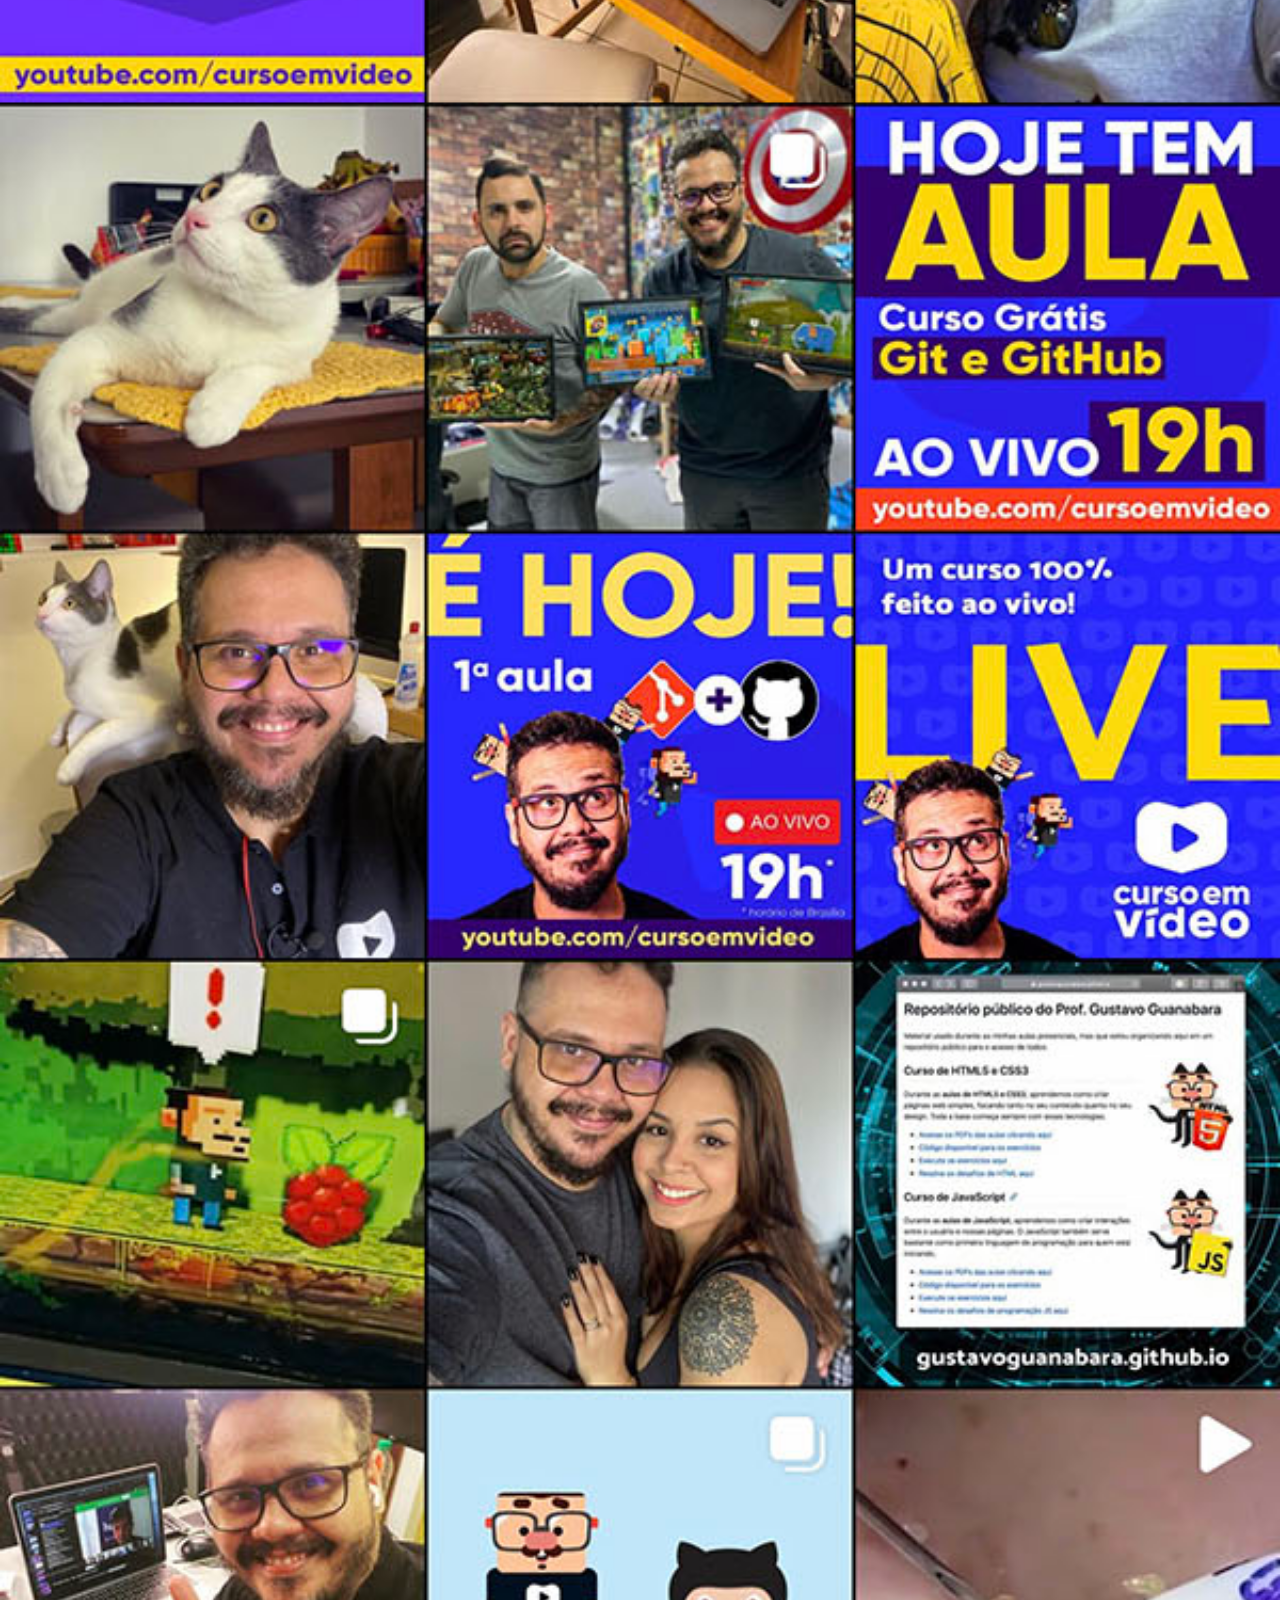
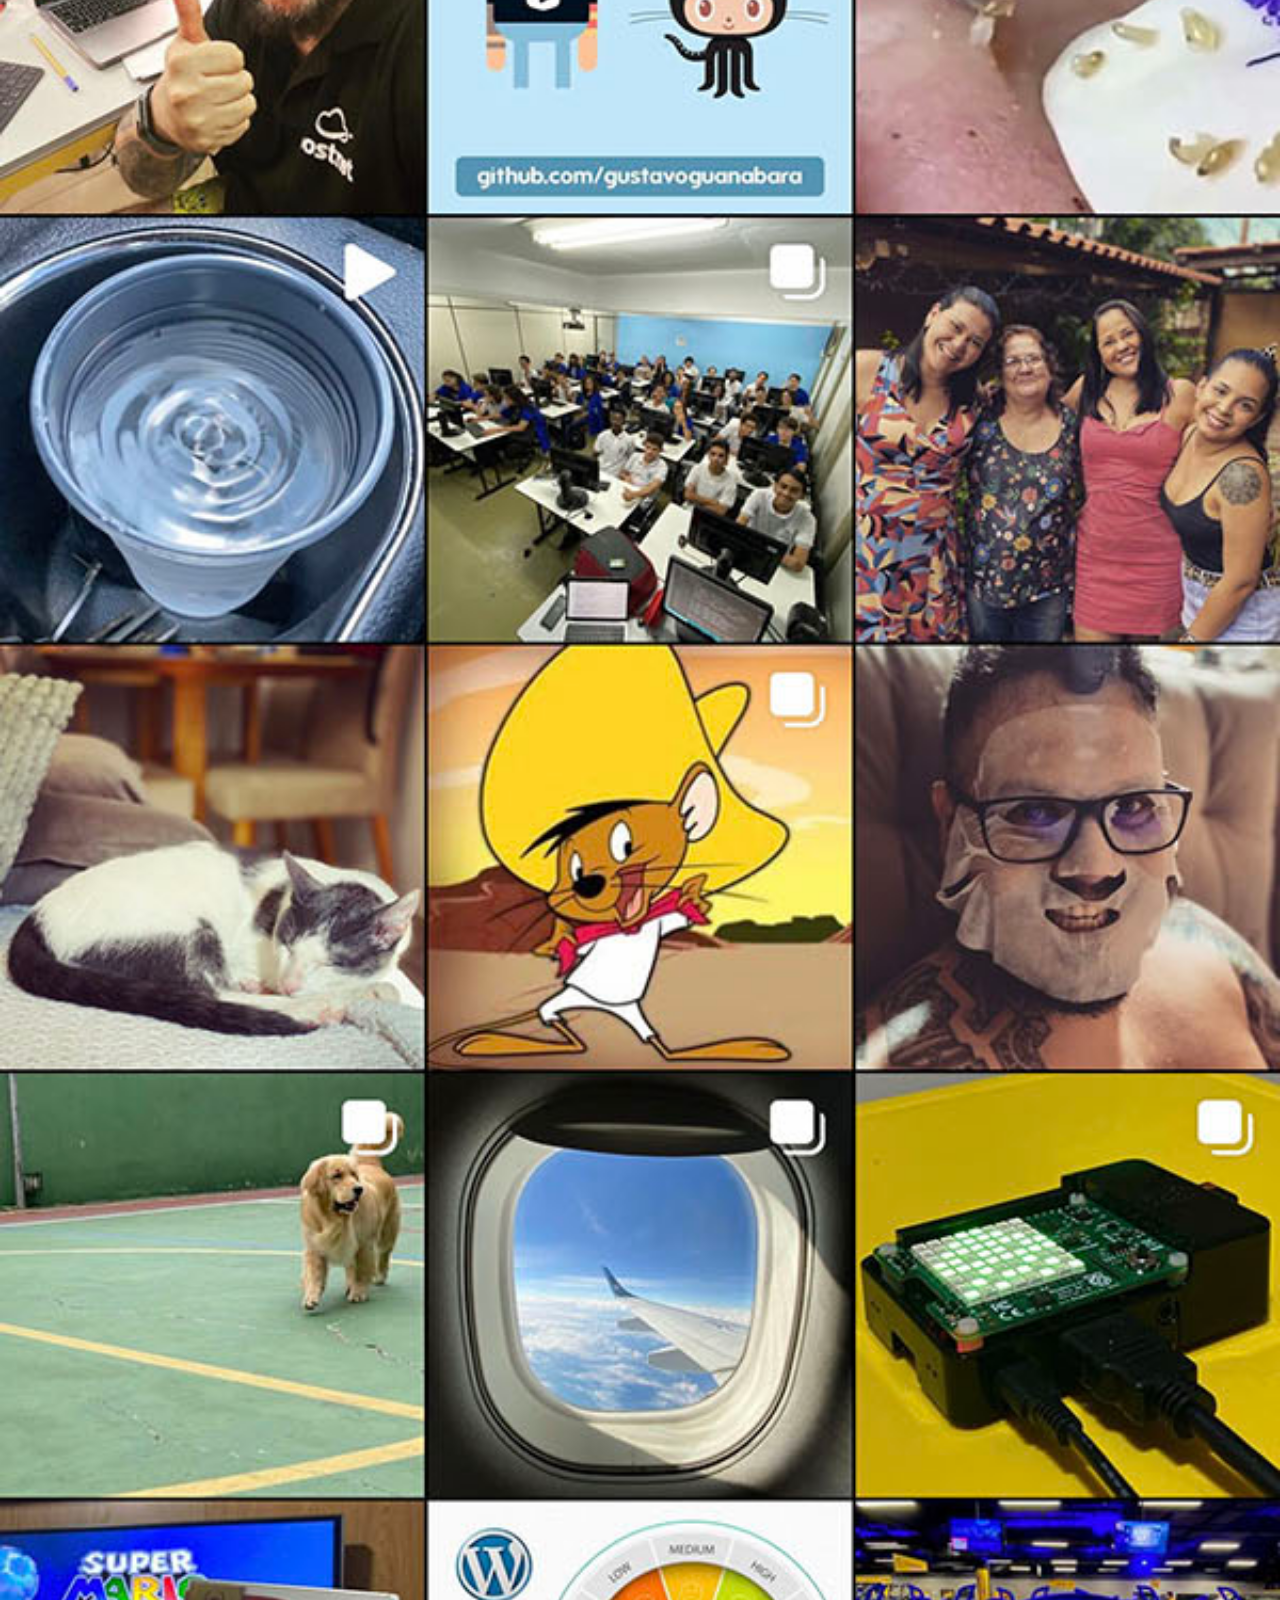
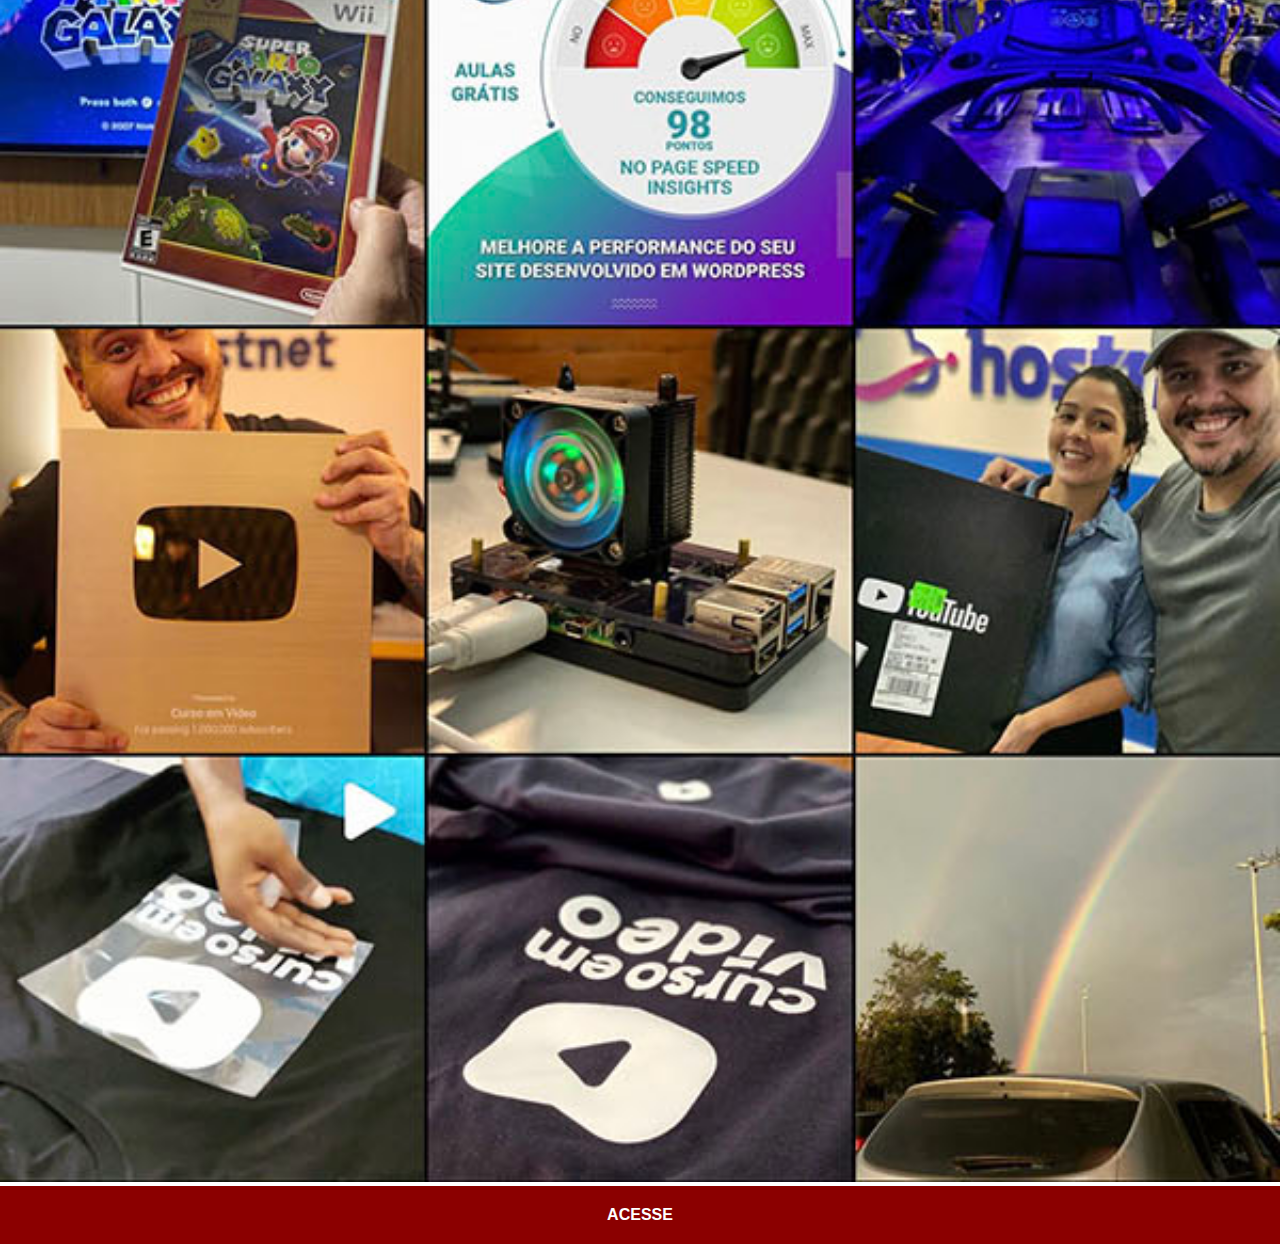
<file: instagram.html>
<!DOCTYPE html>
<html lang="pt-br">
<head>
    <meta charset="UTF-8">
    <meta name="viewport" content="width=device-width, initial-scale=1.0">
    <title>Instagram</title>
    <link rel="stylesheet" href="estilos/social.css">
</head>
<body>
    <img src="imagens/tela-instagram.jpg" alt="Instagram">
    <a href="https://instagram.com/mayreevane" target="_blank">ACESSE</a>
</body>
</html>
</file>
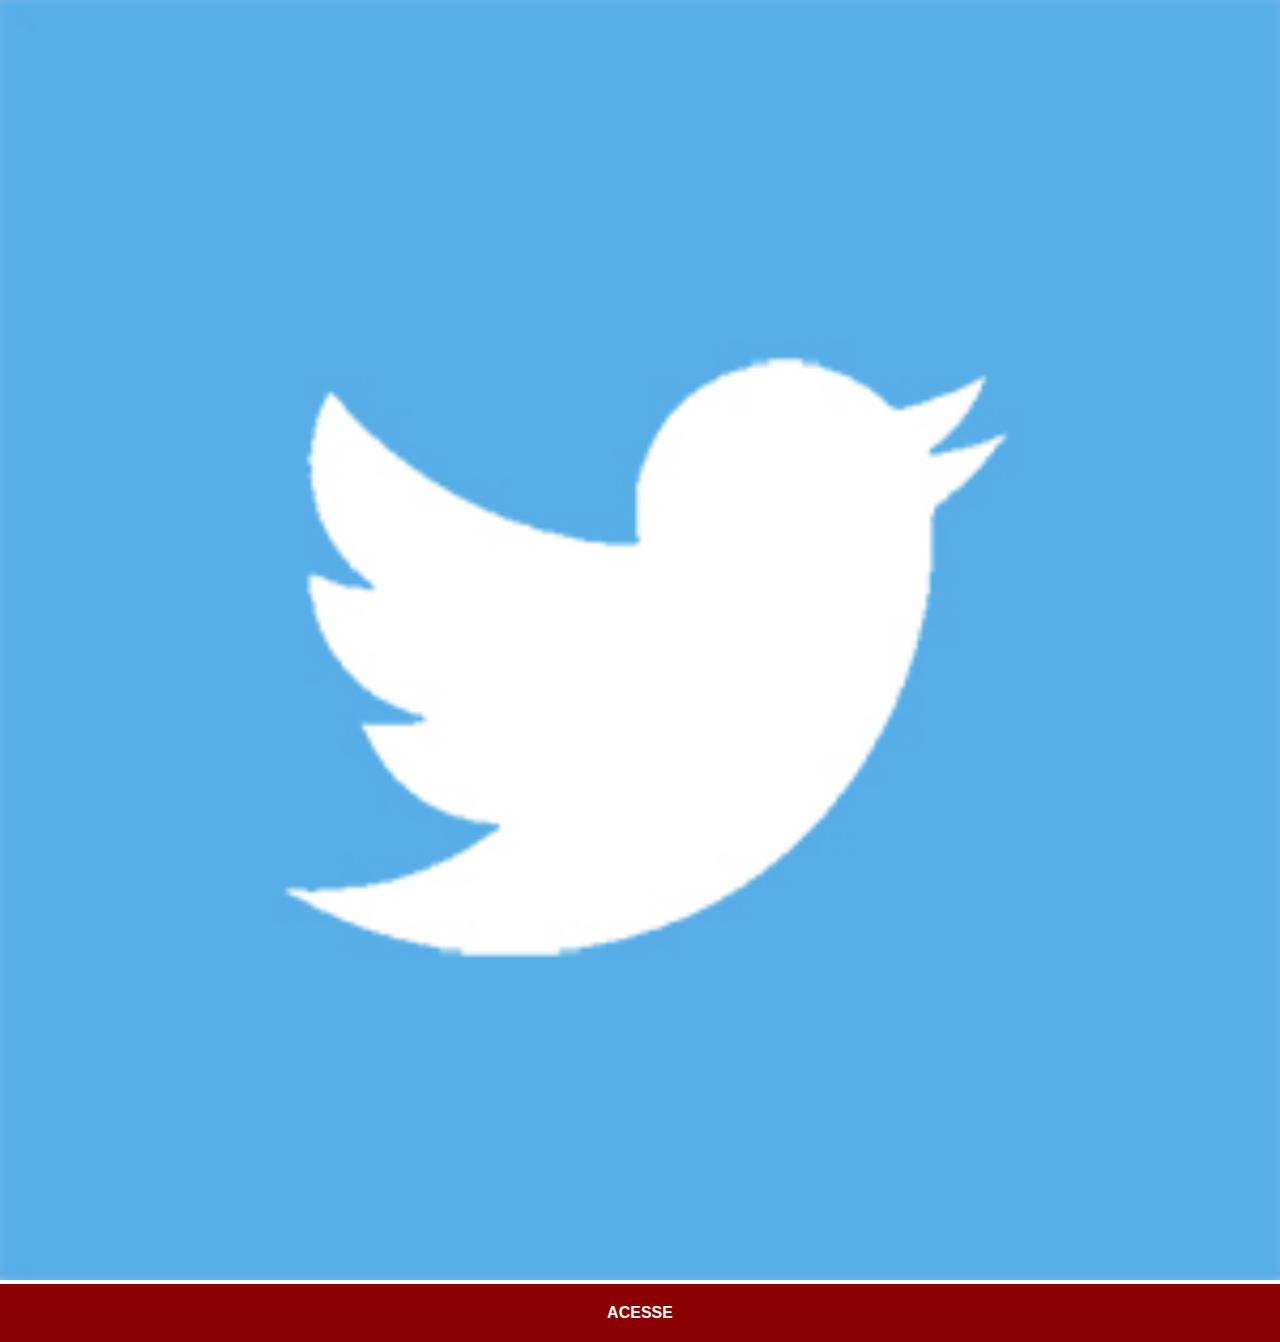
<file: twitter.html>
<!DOCTYPE html>
<html lang="pt-br">
<head>
    <meta charset="UTF-8">
    <meta name="viewport" content="width=device-width, initial-scale=1.0">
    <title>Youtube</title>
    <link rel="stylesheet" href="estilos/social.css">
</head>
<body>
    <img src="imagens/logo-twitter.jpg" alt="Twitter">
    <a href="" target="_blank">ACESSE</a>
</body>
</html>
</file>
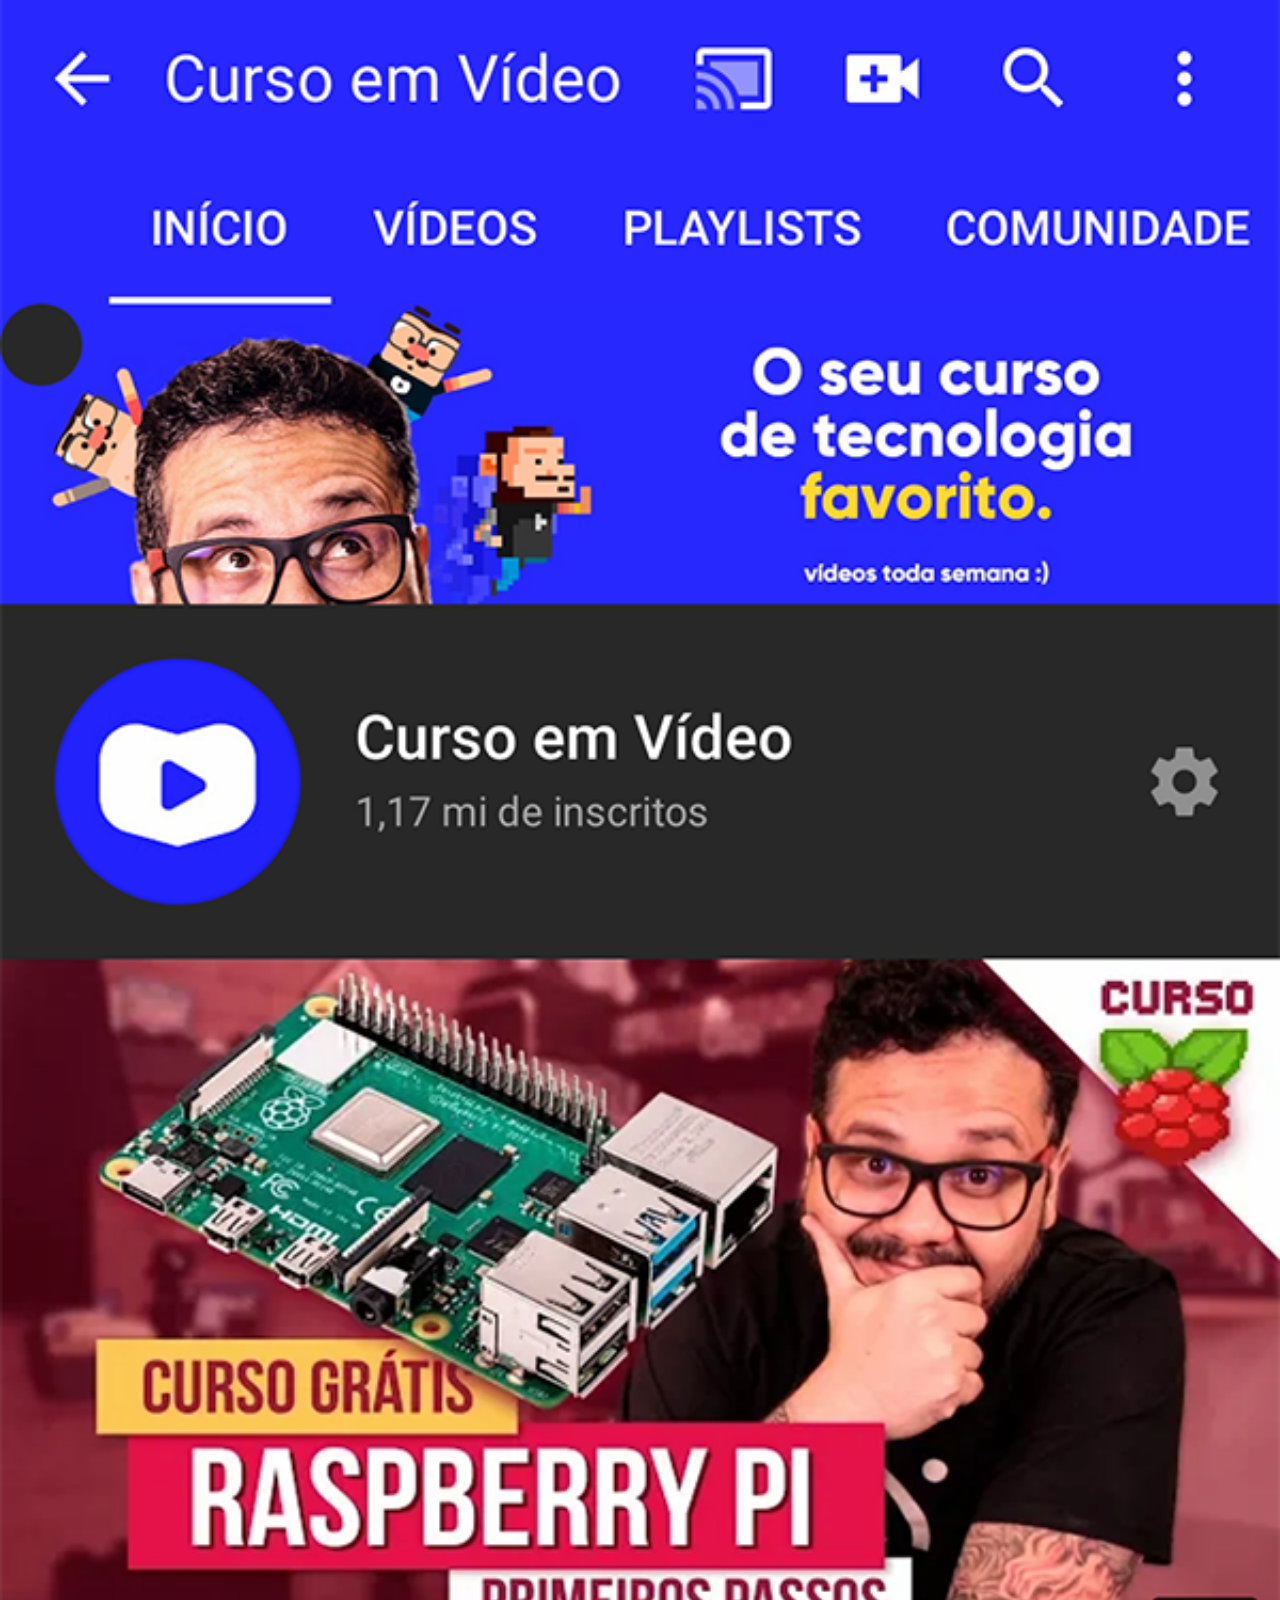
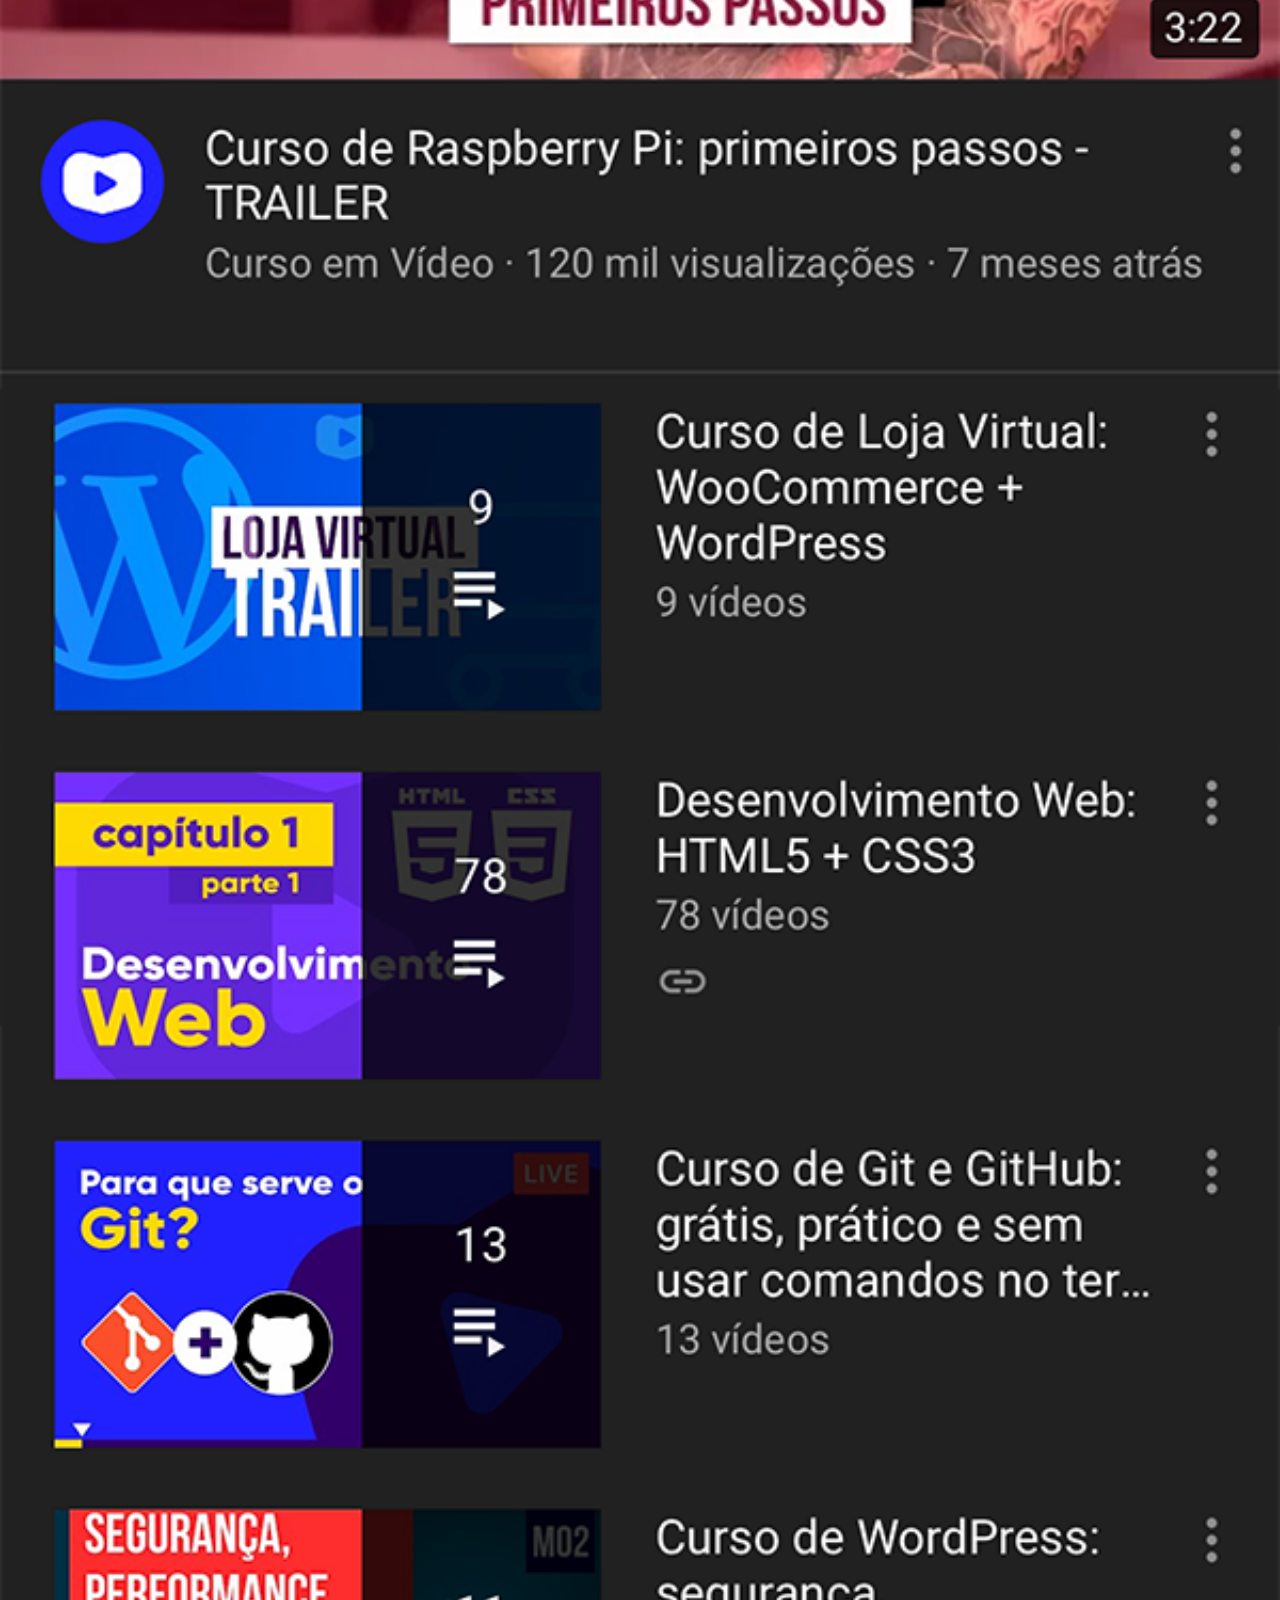
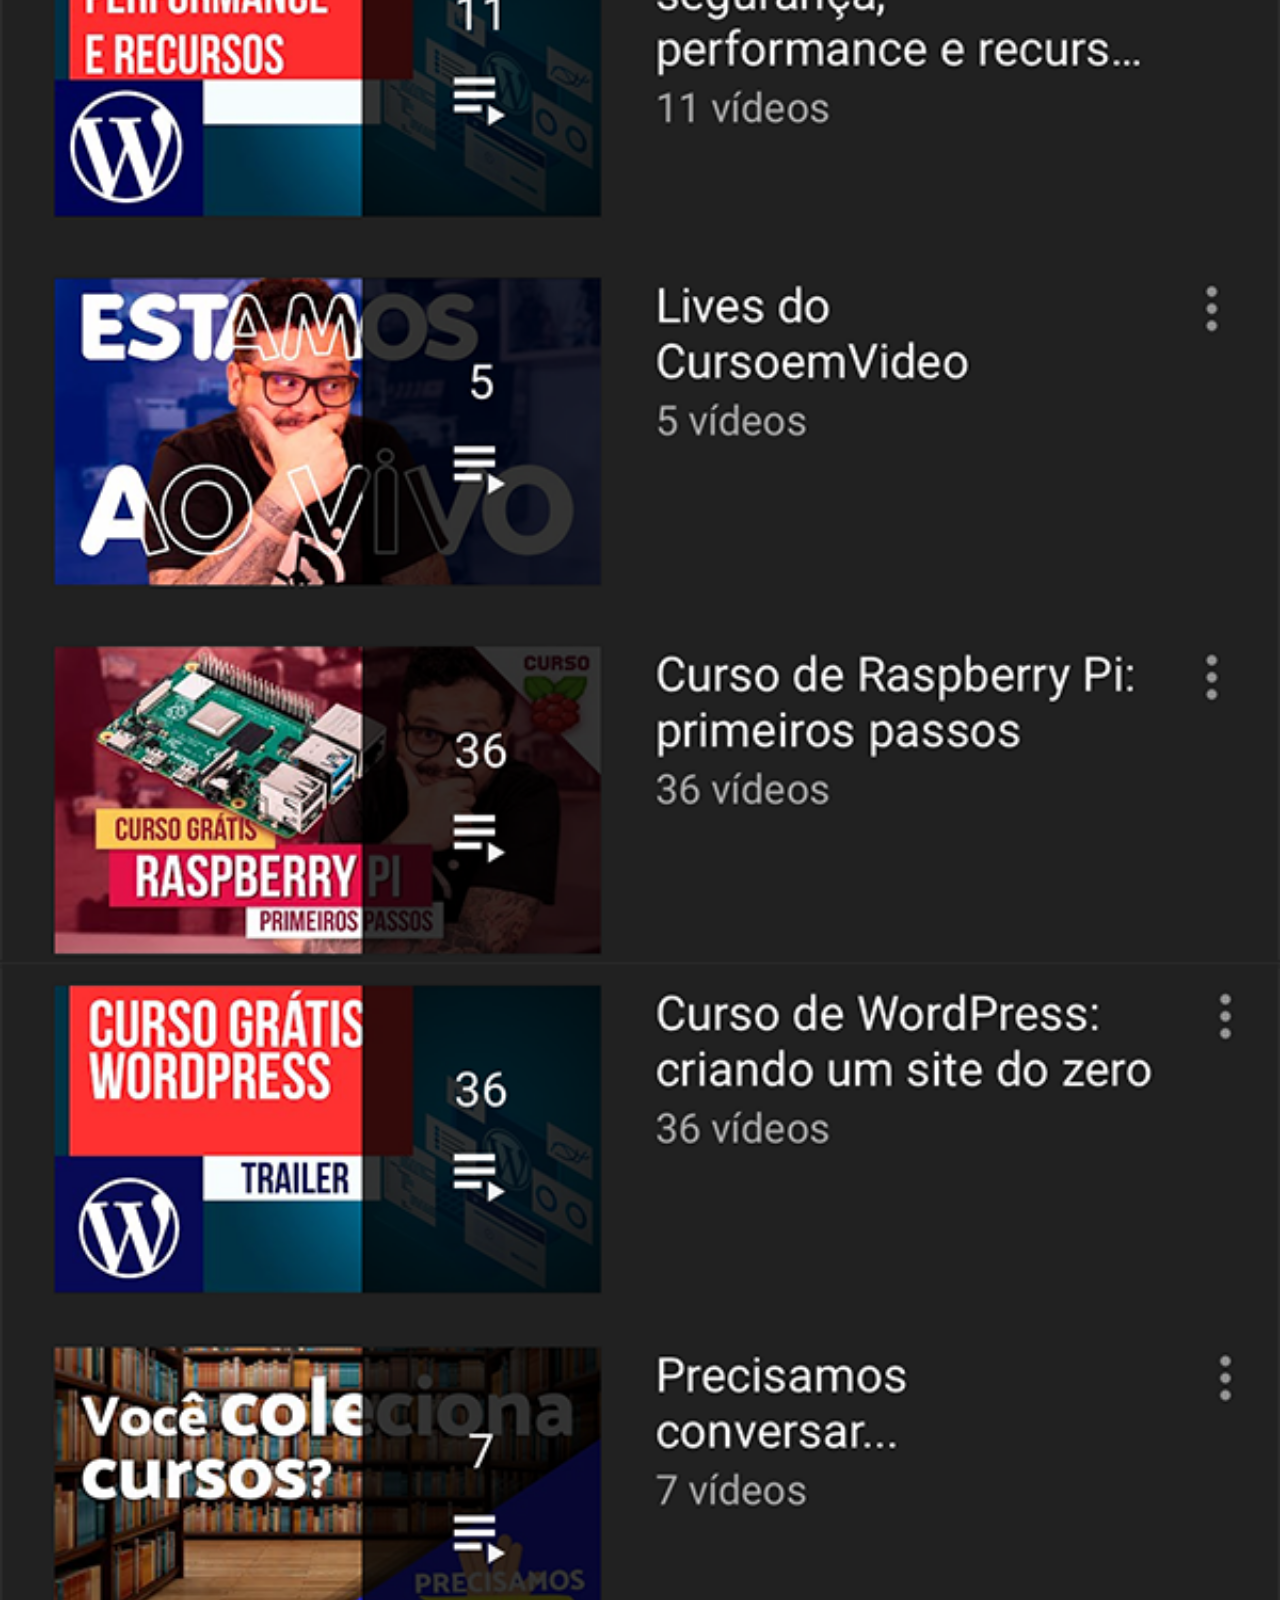
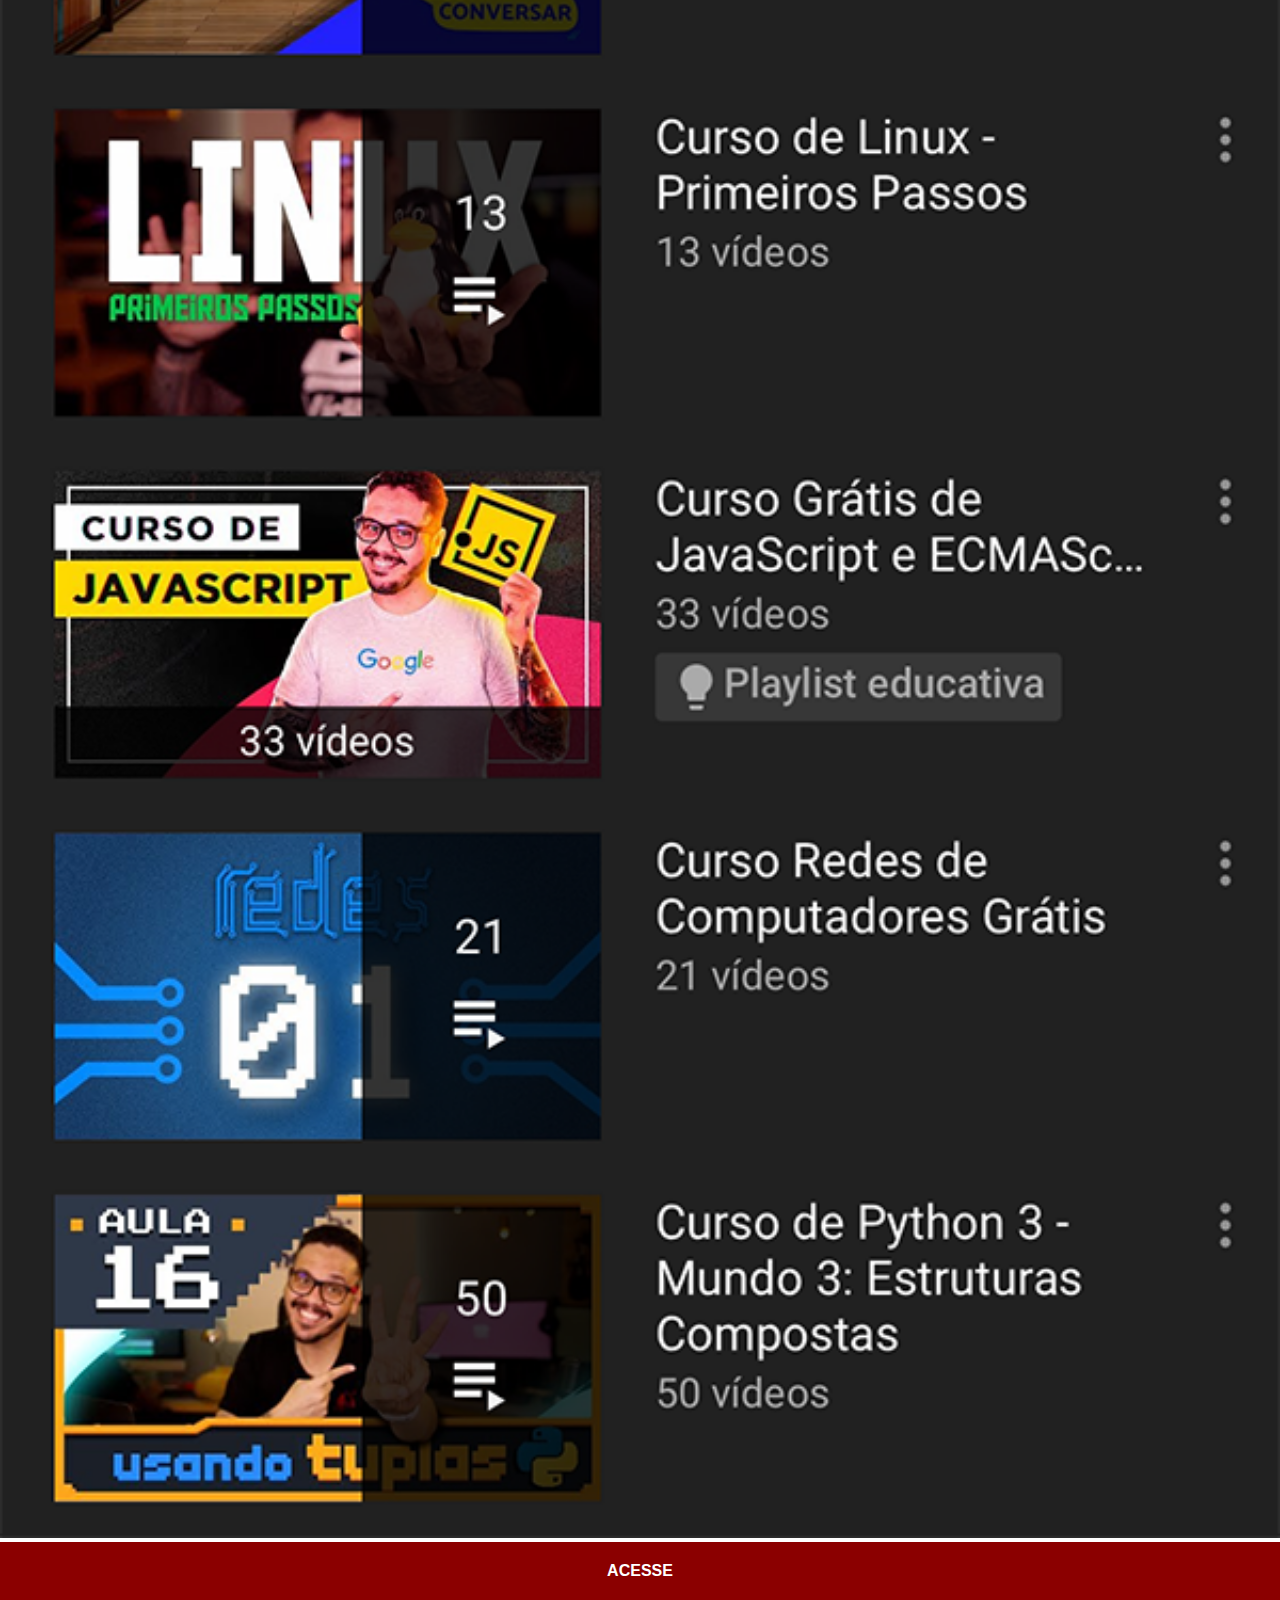
<file: youtube.html>
<!DOCTYPE html>
<html lang="pt-br">
<head>
    <meta charset="UTF-8">
    <meta name="viewport" content="width=device-width, initial-scale=1.0">
    <title>Youtube</title>
    <link rel="stylesheet" href="estilos/social.css">
</head>
<body>
    <img src="imagens/tela-youtube.png" alt="Youtube">
    <a href="https://www.youtube.com/results?search_query=adoradores" target="_blank">ACESSE</a>
</body>
</html>
</file>
<file: estilos/style.css>
@charset "UTF-8";

* {
    margin: 0px;
    padding: 0px;
    font-family: Arial, Helvetica, sans-serif;
}

html, body {
    height: 100vh;
    width: 100vw;
    background-color: black;
}

body {
    background: url('../imagens/fundo-madeira.jpg') no-repeat top center;
    background-size: cover;
    background-attachment: fixed;
}

main {
    position: relative;
    height: 100vh;    
}

section#telefone {
    position: absolute;
    top: 50%;
    left: 50%;
    transform: translate(-50%, -50%);
    height: 627px;      
    width: 311px;
    background: url('../imagens/frame-iphone.png') no-repeat;
}

iframe#tela {
    position: relative;
    top: 80px;
    left: 22px;
    width: 267px;
    height: 471px;

}

section#redes-sociais {
    text-align: right;
}

section#redes-sociais img {
    width: 50px;
    margin: 10px;
    border-radius: 50%;
    box-shadow: 2px 2px 5px rgba(0, 0, 0, 0.411);
    box-sizing: border-box;
}

section#redes-sociais img:hover {
    border: 2px solid rgba(255, 255, 255, 0.503);
    transform: translate(-3px, -3px);
    box-shadow: 5px 5px 10px rgba(0, 0, 0, 0.595);
    transition: transform 0.3s, border 1s;
}
</file>
<file: estilos/social.css>
@charset "UTF-8";

* {
    margin: 0px;
    padding: 0px;
    font-family: Arial, Helvetica, sans-serif;
}
::-webkit-scrollbar {
    width: 0px;
    height: 0px;
}

img {
    width: 100vw;

}

a {
    display: block;
    background-color: darkred;
    color: white;
    padding: 20px;
    text-align: center;
    font-weight: bolder;
    text-decoration: none;
}
a:hover {
    background-color: red;
}
</file>
